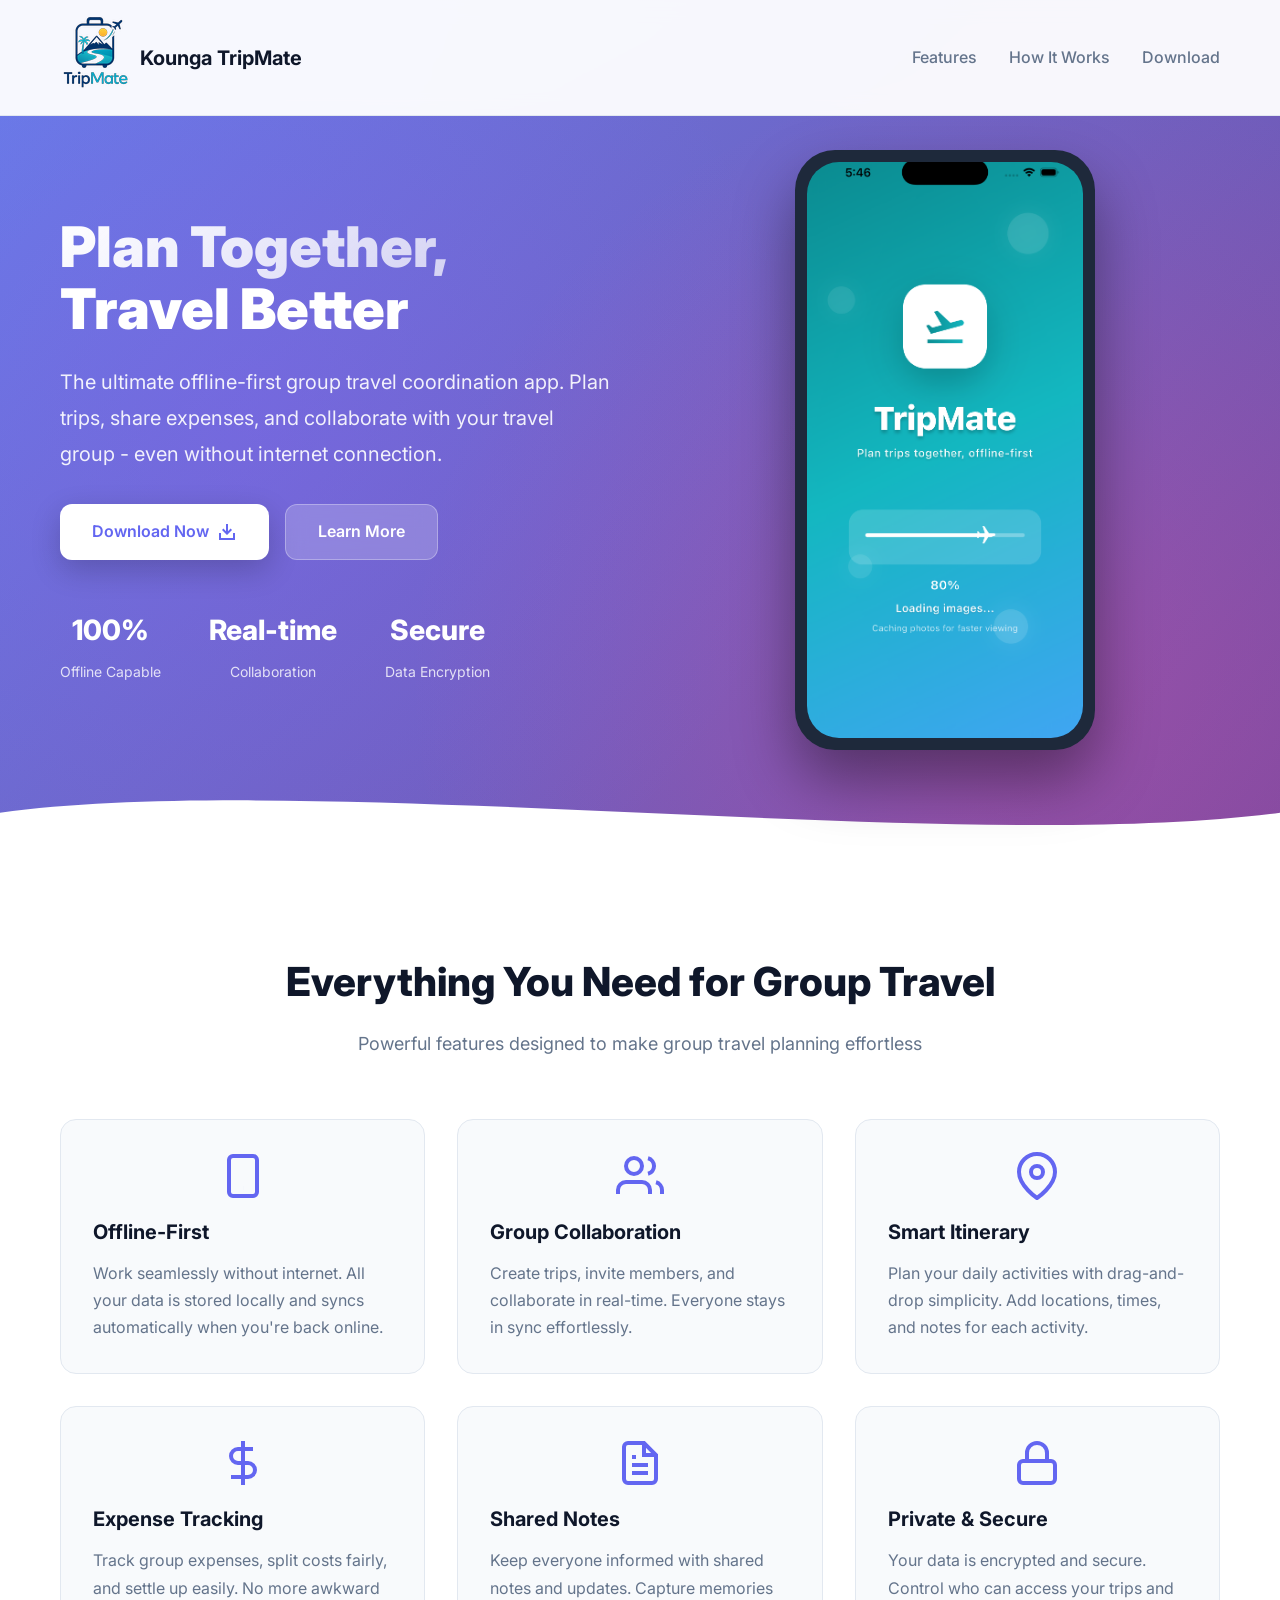
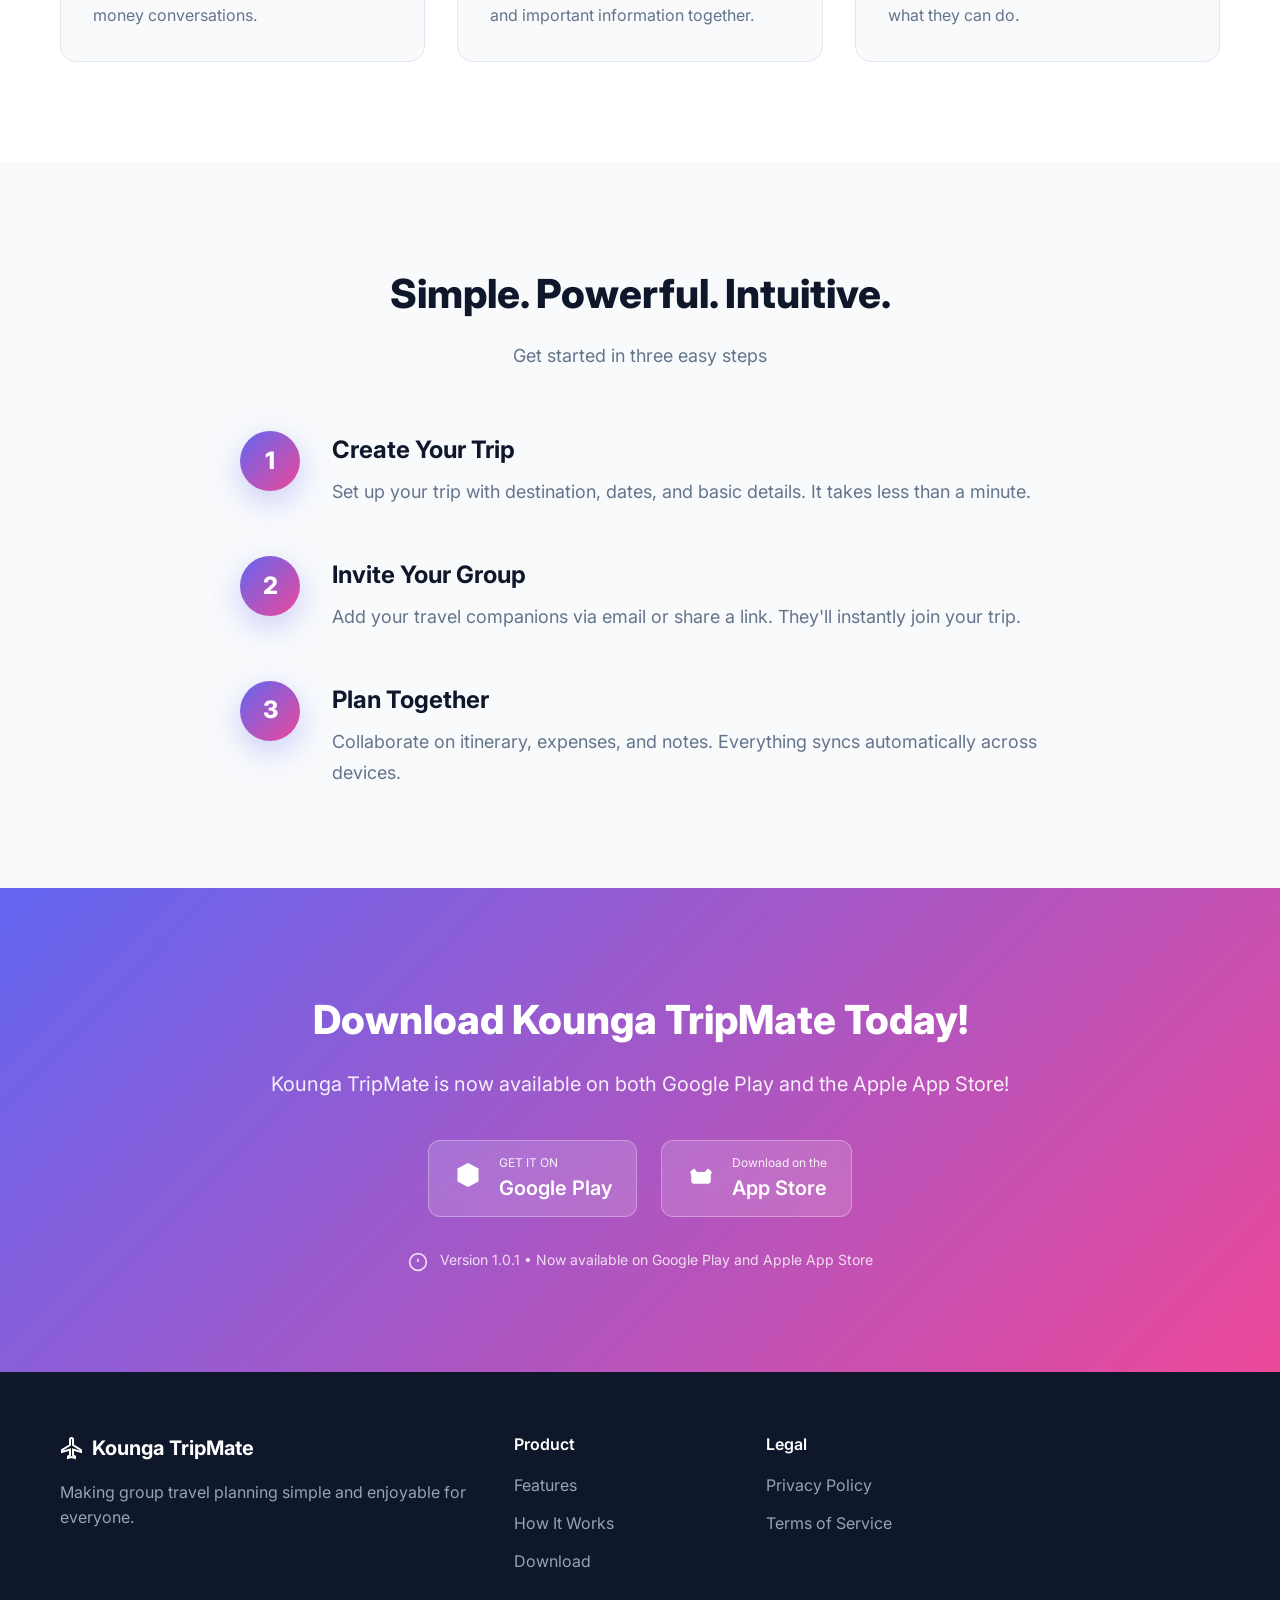
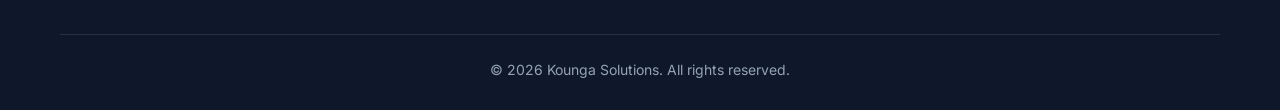
<file: index.html>
<!DOCTYPE html>
<html lang="en">

<head>
    <meta charset="UTF-8">
    <meta name="viewport" content="width=device-width, initial-scale=1.0">
    <title>Kounga TripMate - Plan Together, Travel Better</title>
    <meta name="description"
        content="The ultimate offline-first group travel coordination app. Plan trips, share expenses, and collaborate with your travel group - even without internet.">
    <link rel="stylesheet" href="css/style.css">
    <link rel="preconnect" href="https://fonts.googleapis.com">
    <link rel="preconnect" href="https://fonts.gstatic.com" crossorigin>
    <link href="https://fonts.googleapis.com/css2?family=Inter:wght@300;400;500;600;700;800;900&display=swap"
        rel="stylesheet">
    <link rel="icon" type="image/x-icon" href="images/favicon.png">
</head>

<body>
    <!-- Navigation -->
    <nav class="navbar">
        <div class="container">
            <div class="nav-wrapper">
                <div class="logo">
                    <span class="logo-icon"><img src="images/icon.png" alt="Kounga TripMate App icon"></span>
                    <span class="logo-text">Kounga TripMate</span>
                </div>
                <div class="nav-links">
                    <a href="#features">Features</a>
                    <a href="#how-it-works">How It Works</a>
                    <a href="#download">Download</a>
                </div>
                <button class="mobile-menu-toggle" aria-label="Toggle menu">
                    <span></span>
                    <span></span>
                    <span></span>
                </button>
            </div>
        </div>
    </nav>

    <!-- Hero Section -->
    <section class="hero">
        <div class="hero-background"></div>
        <div class="container">
            <div class="hero-content">
                <div class="hero-text">
                    <h1 class="hero-title">
                        <span class="gradient-text">Plan Together,</span>
                        <br>Travel Better
                    </h1>
                    <p class="hero-description">
                        The ultimate offline-first group travel coordination app.
                        Plan trips, share expenses, and collaborate with your travel
                        group - even without internet connection.
                    </p>
                    <div class="cta-buttons">
                        <a href="#download" class="btn btn-primary">
                            <span>Download Now</span>
                            <svg width="20" height="20" viewBox="0 0 20 20" fill="none">
                                <path d="M10 13L5 8L6.41 6.59L9 9.17V2H11V9.17L13.59 6.59L15 8L10 13Z"
                                    fill="currentColor" />
                                <path d="M18 18H2V11H4V16H16V11H18V18Z" fill="currentColor" />
                            </svg>
                        </a>
                        <a href="#features" class="btn btn-secondary">
                            <span>Learn More</span>
                        </a>
                    </div>
                    <div class="hero-stats">
                        <div class="stat">
                            <div class="stat-number">100%</div>
                            <div class="stat-label">Offline Capable</div>
                        </div>
                        <div class="stat">
                            <div class="stat-number">Real-time</div>
                            <div class="stat-label">Collaboration</div>
                        </div>
                        <div class="stat">
                            <div class="stat-number">Secure</div>
                            <div class="stat-label">Data Encryption</div>
                        </div>
                    </div>
                </div>
                <div class="hero-image">
                    <div class="phone-mockup">
                        <div class="phone-frame">
                            <div class="phone-screen">
                                <div class="app-preview">
                                    <div class="preview-slide active">
                                        <img src="images/1.png" alt="Kounga TripMate App Screen 1" loading="eager">
                                    </div>
                                    <div class="preview-slide">
                                        <img src="images/2.png" alt="Kounga TripMate App Screen 2" loading="eager">
                                    </div>
                                    <div class="preview-slide">
                                        <img src="images/3.png" alt="Kounga TripMate App Screen 3" loading="eager">
                                    </div>
                                    <div class="preview-slide">
                                        <img src="images/4.png" alt="Kounga TripMate App Screen 4" loading="eager">
                                    </div>
                                    <div class="preview-slide">
                                        <img src="images/5.png" alt="Kounga TripMate App Screen 5" loading="eager">
                                    </div>
                                    <div class="preview-slide">
                                        <img src="images/6.png" alt="Kounga TripMate App Screen 6" loading="eager">
                                    </div>
                                    <div class="preview-slide">
                                        <img src="images/7.png" alt="Kounga TripMate App Screen 7" loading="eager">
                                    </div>
                                </div>
                            </div>
                        </div>
                    </div>
                </div>
            </div>
        </div>
        <div class="hero-wave">
            <svg viewBox="0 0 1440 120" preserveAspectRatio="none">
                <path d="M0,64 C360,0 1080,128 1440,64 L1440,120 L0,120 Z" fill="currentColor" />
            </svg>
        </div>
    </section>

    <!-- Features Section -->
    <section id="features" class="features">
        <div class="container">
            <div class="section-header">
                <h2 class="section-title">Everything You Need for Group Travel</h2>
                <p class="section-description">
                    Powerful features designed to make group travel planning effortless
                </p>
            </div>
            <div class="features-grid">
                <div class="feature-card">
                    <div class="feature-icon">
                        <svg width="48" height="48" viewBox="0 0 24 24" fill="none" stroke="currentColor"
                            stroke-width="2">
                            <rect x="5" y="2" width="14" height="20" rx="2" ry="2" />
                            <line x1="12" y1="18" x2="12.01" y2="18" />
                        </svg>
                    </div>
                    <h3>Offline-First</h3>
                    <p>Work seamlessly without internet. All your data is stored locally and syncs automatically when
                        you're back online.</p>
                </div>
                <div class="feature-card">
                    <div class="feature-icon">
                        <svg width="48" height="48" viewBox="0 0 24 24" fill="none" stroke="currentColor"
                            stroke-width="2">
                            <path d="M17 21v-2a4 4 0 0 0-4-4H5a4 4 0 0 0-4 4v2" />
                            <circle cx="9" cy="7" r="4" />
                            <path d="M23 21v-2a4 4 0 0 0-3-3.87" />
                            <path d="M16 3.13a4 4 0 0 1 0 7.75" />
                        </svg>
                    </div>
                    <h3>Group Collaboration</h3>
                    <p>Create trips, invite members, and collaborate in real-time. Everyone stays in sync effortlessly.
                    </p>
                </div>
                <div class="feature-card">
                    <div class="feature-icon">
                        <svg width="48" height="48" viewBox="0 0 24 24" fill="none" stroke="currentColor"
                            stroke-width="2">
                            <path d="M21 10c0 7-9 13-9 13s-9-6-9-13a9 9 0 0 1 18 0z" />
                            <circle cx="12" cy="10" r="3" />
                        </svg>
                    </div>
                    <h3>Smart Itinerary</h3>
                    <p>Plan your daily activities with drag-and-drop simplicity. Add locations, times, and notes for
                        each activity.</p>
                </div>
                <div class="feature-card">
                    <div class="feature-icon">
                        <svg width="48" height="48" viewBox="0 0 24 24" fill="none" stroke="currentColor"
                            stroke-width="2">
                            <line x1="12" y1="1" x2="12" y2="23" />
                            <path d="M17 5H9.5a3.5 3.5 0 0 0 0 7h5a3.5 3.5 0 0 1 0 7H6" />
                        </svg>
                    </div>
                    <h3>Expense Tracking</h3>
                    <p>Track group expenses, split costs fairly, and settle up easily. No more awkward money
                        conversations.</p>
                </div>
                <div class="feature-card">
                    <div class="feature-icon">
                        <svg width="48" height="48" viewBox="0 0 24 24" fill="none" stroke="currentColor"
                            stroke-width="2">
                            <path d="M14 2H6a2 2 0 0 0-2 2v16a2 2 0 0 0 2 2h12a2 2 0 0 0 2-2V8z" />
                            <polyline points="14 2 14 8 20 8" />
                            <line x1="16" y1="13" x2="8" y2="13" />
                            <line x1="16" y1="17" x2="8" y2="17" />
                            <polyline points="10 9 9 9 8 9" />
                        </svg>
                    </div>
                    <h3>Shared Notes</h3>
                    <p>Keep everyone informed with shared notes and updates. Capture memories and important information
                        together.</p>
                </div>
                <div class="feature-card">
                    <div class="feature-icon">
                        <svg width="48" height="48" viewBox="0 0 24 24" fill="none" stroke="currentColor"
                            stroke-width="2">
                            <rect x="3" y="11" width="18" height="11" rx="2" ry="2" />
                            <path d="M7 11V7a5 5 0 0 1 10 0v4" />
                        </svg>
                    </div>
                    <h3>Private & Secure</h3>
                    <p>Your data is encrypted and secure. Control who can access your trips and what they can do.</p>
                </div>
            </div>
        </div>
    </section>

    <!-- How It Works Section -->
    <section id="how-it-works" class="how-it-works">
        <div class="container">
            <div class="section-header">
                <h2 class="section-title">Simple. Powerful. Intuitive.</h2>
                <p class="section-description">
                    Get started in three easy steps
                </p>
            </div>
            <div class="steps">
                <div class="step">
                    <div class="step-number">1</div>
                    <div class="step-content">
                        <h3>Create Your Trip</h3>
                        <p>Set up your trip with destination, dates, and basic details. It takes less than a minute.</p>
                    </div>
                </div>
                <div class="step">
                    <div class="step-number">2</div>
                    <div class="step-content">
                        <h3>Invite Your Group</h3>
                        <p>Add your travel companions via email or share a link. They'll instantly join your trip.</p>
                    </div>
                </div>
                <div class="step">
                    <div class="step-number">3</div>
                    <div class="step-content">
                        <h3>Plan Together</h3>
                        <p>Collaborate on itinerary, expenses, and notes. Everything syncs automatically across devices.
                        </p>
                    </div>
                </div>
            </div>
        </div>
    </section>

    <!-- Download Section -->
    <section id="download" class="download">
        <div class="container">
            <div class="download-content">
                <h2 class="download-title">Download Kounga TripMate Today!</h2>
                <p class="download-description">
                    Kounga TripMate is now available on both Google Play and the Apple App Store!
                </p>
                <div class="download-buttons">
                    <a href="https://play.google.com/store/apps/details?id=nz.co.koungasolutions.koungatripmate"
                        target="_blank" rel="noopener noreferrer" class="store-button google-play">
                        <div class="store-icon">
                            <svg width="30" height="30" viewBox="0 0 30 30" fill="currentColor">
                                <path d="M15 3L4.5 8.5V21.5L15 27L25.5 21.5V8.5L15 3Z" />
                            </svg>
                        </div>
                        <div class="store-text">
                            <div class="store-label">GET IT ON</div>
                            <div class="store-name">Google Play</div>
                        </div>
                    </a>
                    <a href="https://apps.apple.com/us/app/kounga-tripmate/id6763190020" target="_blank"
                        rel="noopener noreferrer" class="store-button app-store">
                        <div class="store-icon">
                            <svg width="30" height="30" viewBox="0 0 30 30" fill="currentColor">
                                <path
                                    d="M24.7692 15.8846C24.7846 14.4923 25.2154 13.1385 26 12L22 8.5L18.7692 12H11.2308L8 8.5L4 12C4.78462 13.1385 5.21538 14.4923 5.23077 15.8846V21.1154C5.23077 22.6 6.43077 23.8 7.91538 23.8H22.0846C23.5692 23.8 24.7692 22.6 24.7692 21.1154V15.8846Z" />
                            </svg>
                        </div>
                        <div class="store-text">
                            <div class="store-label">Download on the</div>
                            <div class="store-name">App Store</div>
                        </div>
                    </a>
                </div>
                <div class="download-note">
                    <p>
                        <svg width="20" height="20" viewBox="0 0 24 24" fill="none" stroke="currentColor"
                            stroke-width="2" style="display: inline-block; vertical-align: middle; margin-right: 8px;">
                            <circle cx="12" cy="12" r="10" />
                            <line x1="12" y1="8" x2="12" y2="12" />
                            <line x1="12" y1="16" x2="12.01" y2="16" />
                        </svg>
                        Version 1.0.1 • Now available on Google Play and Apple App Store
                    </p>
                </div>
            </div>
        </div>
    </section>

    <!-- Footer -->
    <footer class="footer">
        <div class="container">
            <div class="footer-content">
                <div class="footer-section">
                    <div class="footer-logo">
                        <svg class="logo-icon" width="24" height="24" viewBox="0 0 24 24" fill="none"
                            stroke="currentColor" stroke-width="2">
                            <path
                                d="M21 16v-2l-8-5V3.5c0-.83-.67-1.5-1.5-1.5S10 2.67 10 3.5V9l-8 5v2l8-2.5V19l-2 1.5V22l3.5-1 3.5 1v-1.5L13 19v-5.5l8 2.5z" />
                        </svg>
                        <span class="logo-text">Kounga TripMate</span>
                    </div>
                    <p class="footer-description">
                        Making group travel planning simple and enjoyable for everyone.
                    </p>
                </div>
                <div class="footer-section">
                    <h4>Product</h4>
                    <ul>
                        <li><a href="#features">Features</a></li>
                        <li><a href="#how-it-works">How It Works</a></li>
                        <li><a href="#download">Download</a></li>
                    </ul>
                </div>
                <div class="footer-section">
                    <h4>Legal</h4>
                    <ul>
                        <li><a href="privacy.html">Privacy Policy</a></li>
                        <li><a href="terms.html">Terms of Service</a></li>
                    </ul>
                </div>
            </div>
            <div class="footer-bottom">
                <p>&copy; 2026 Kounga Solutions. All rights reserved.</p>
            </div>
        </div>
    </footer>

    <script src="js/script.js"></script>
</body>

</html>
</file>
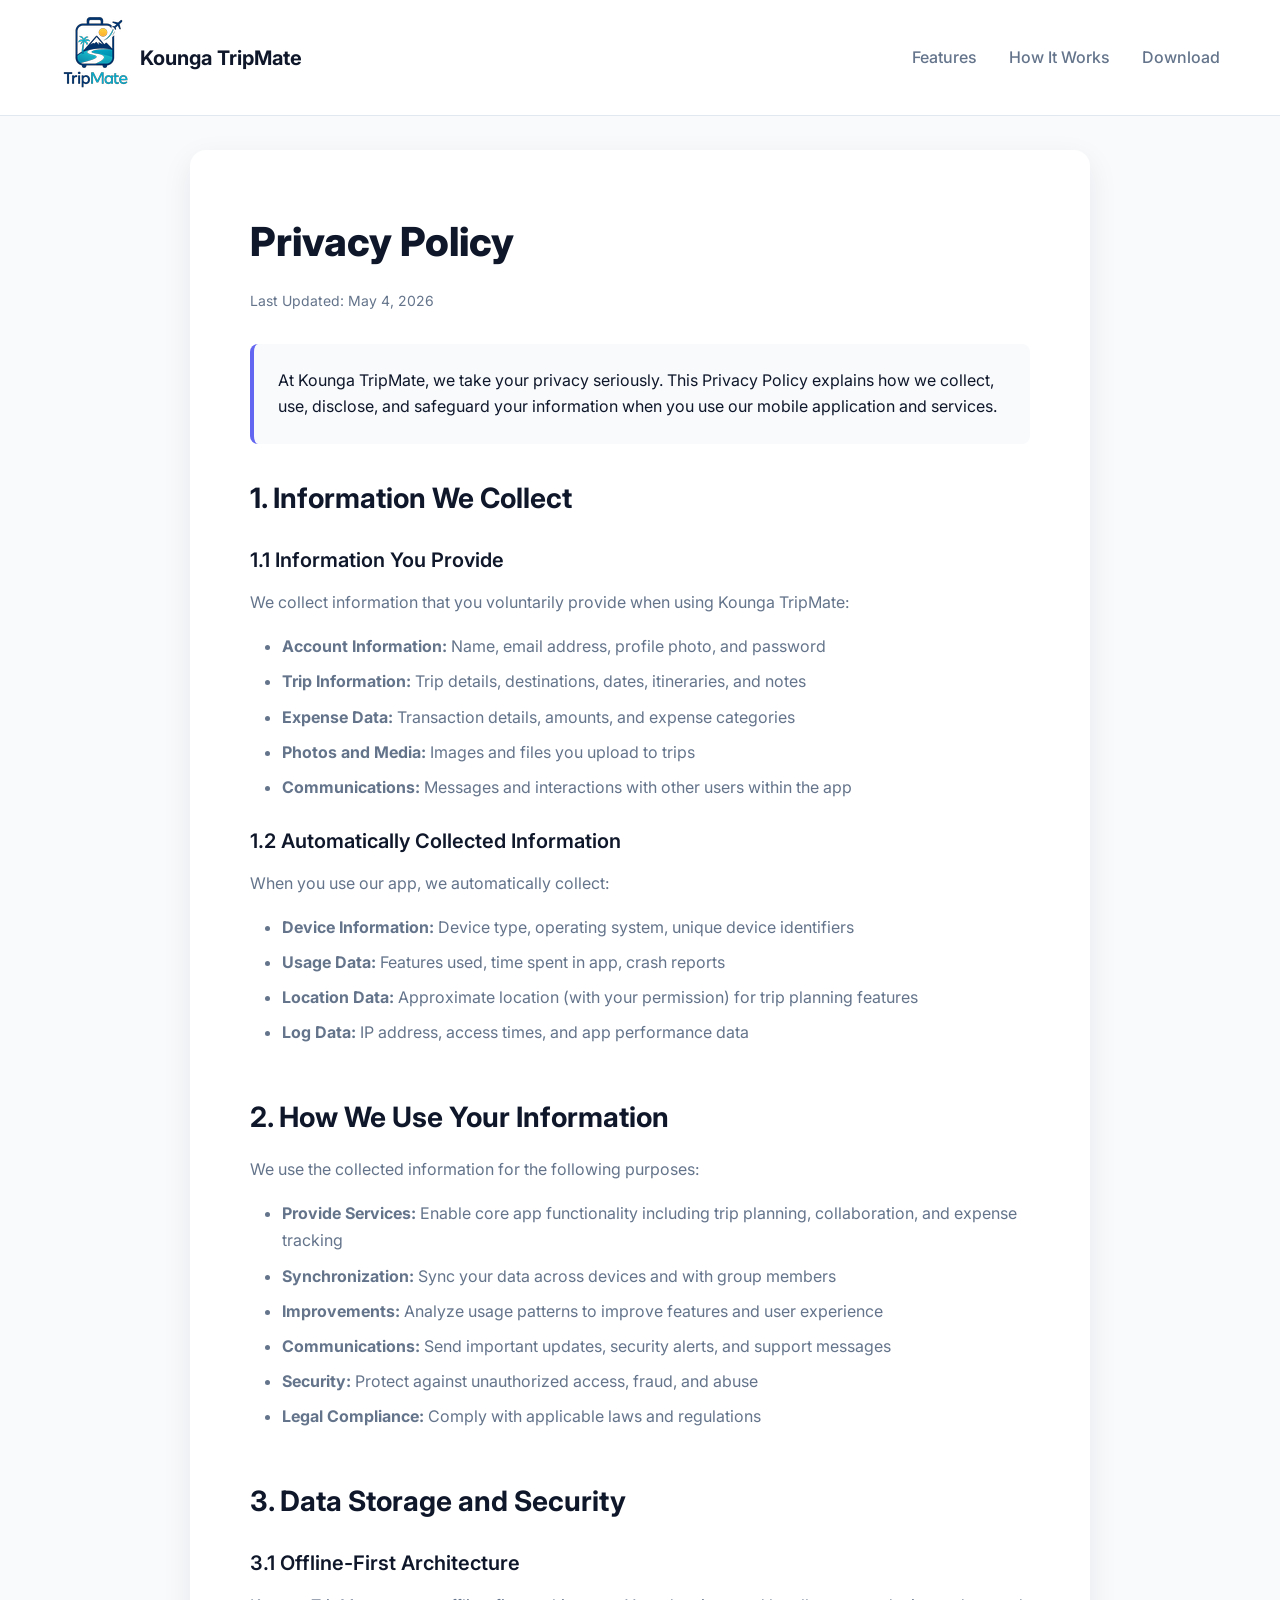
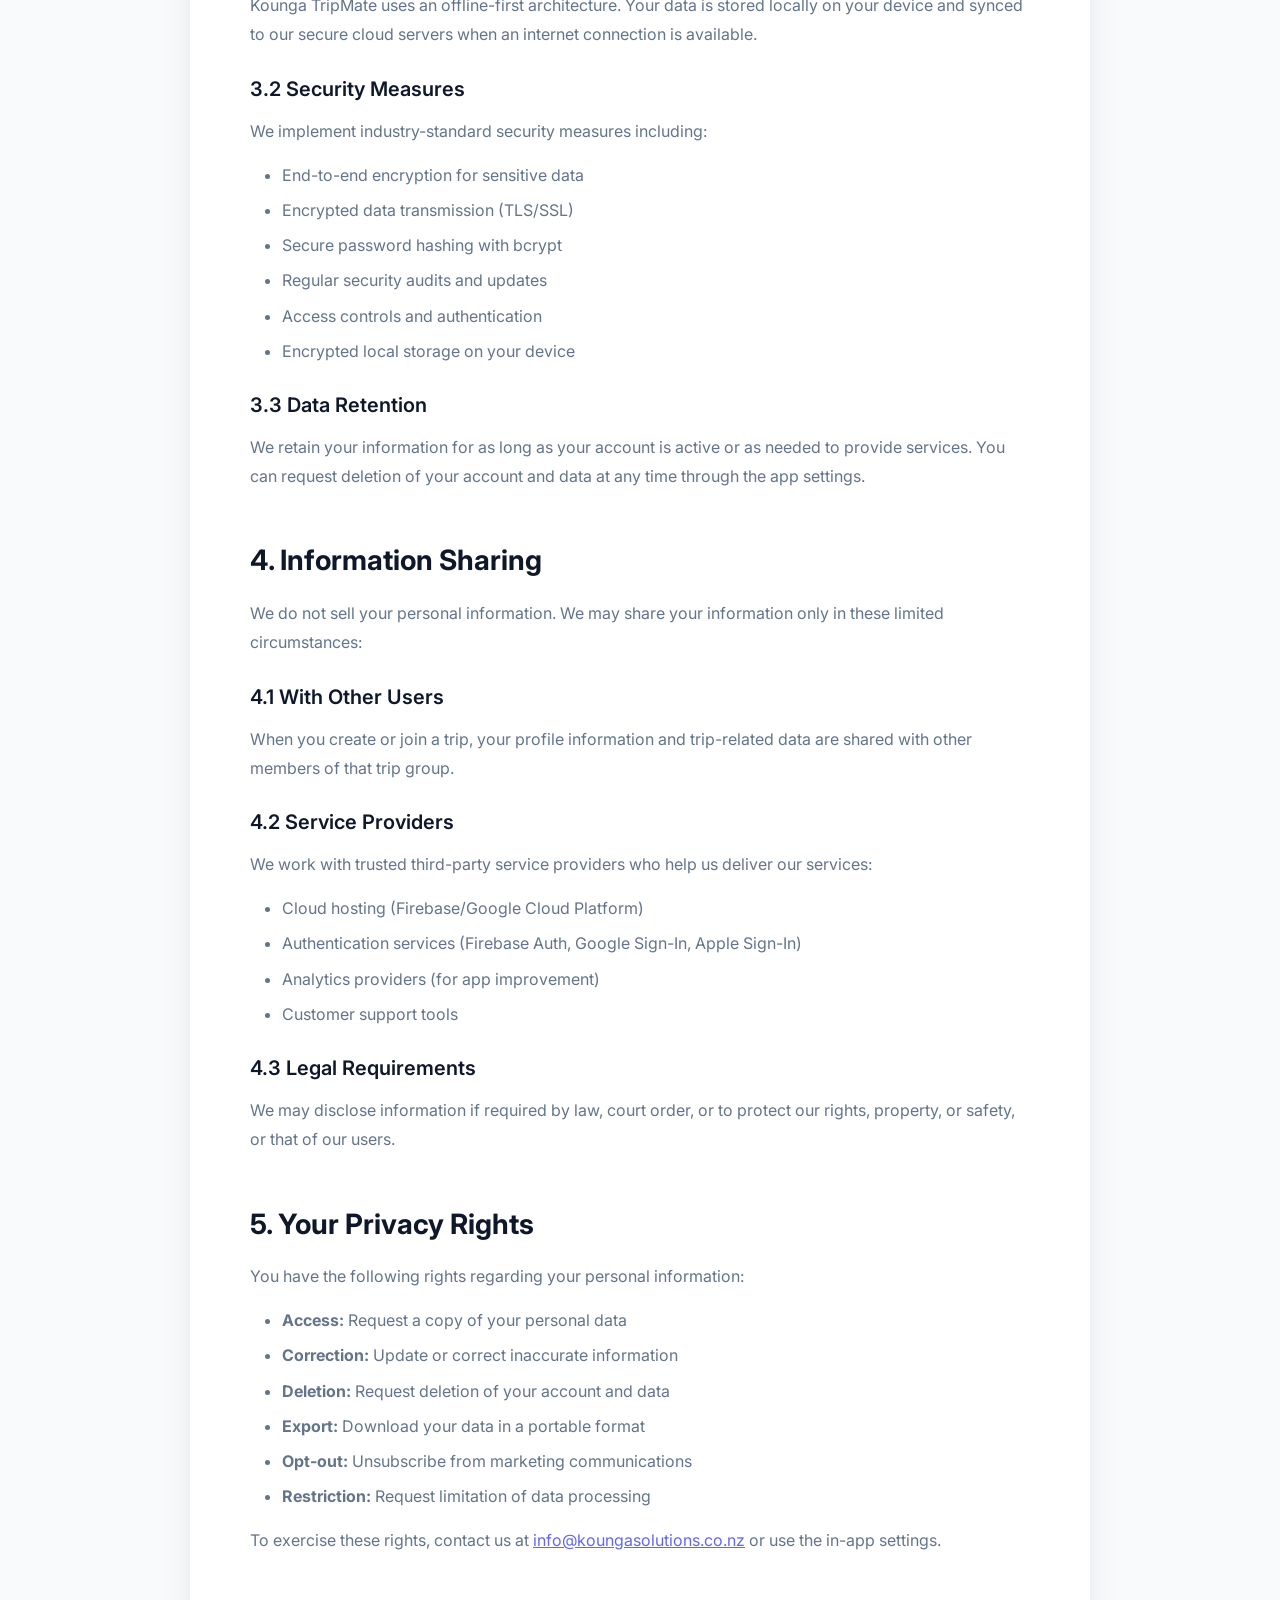
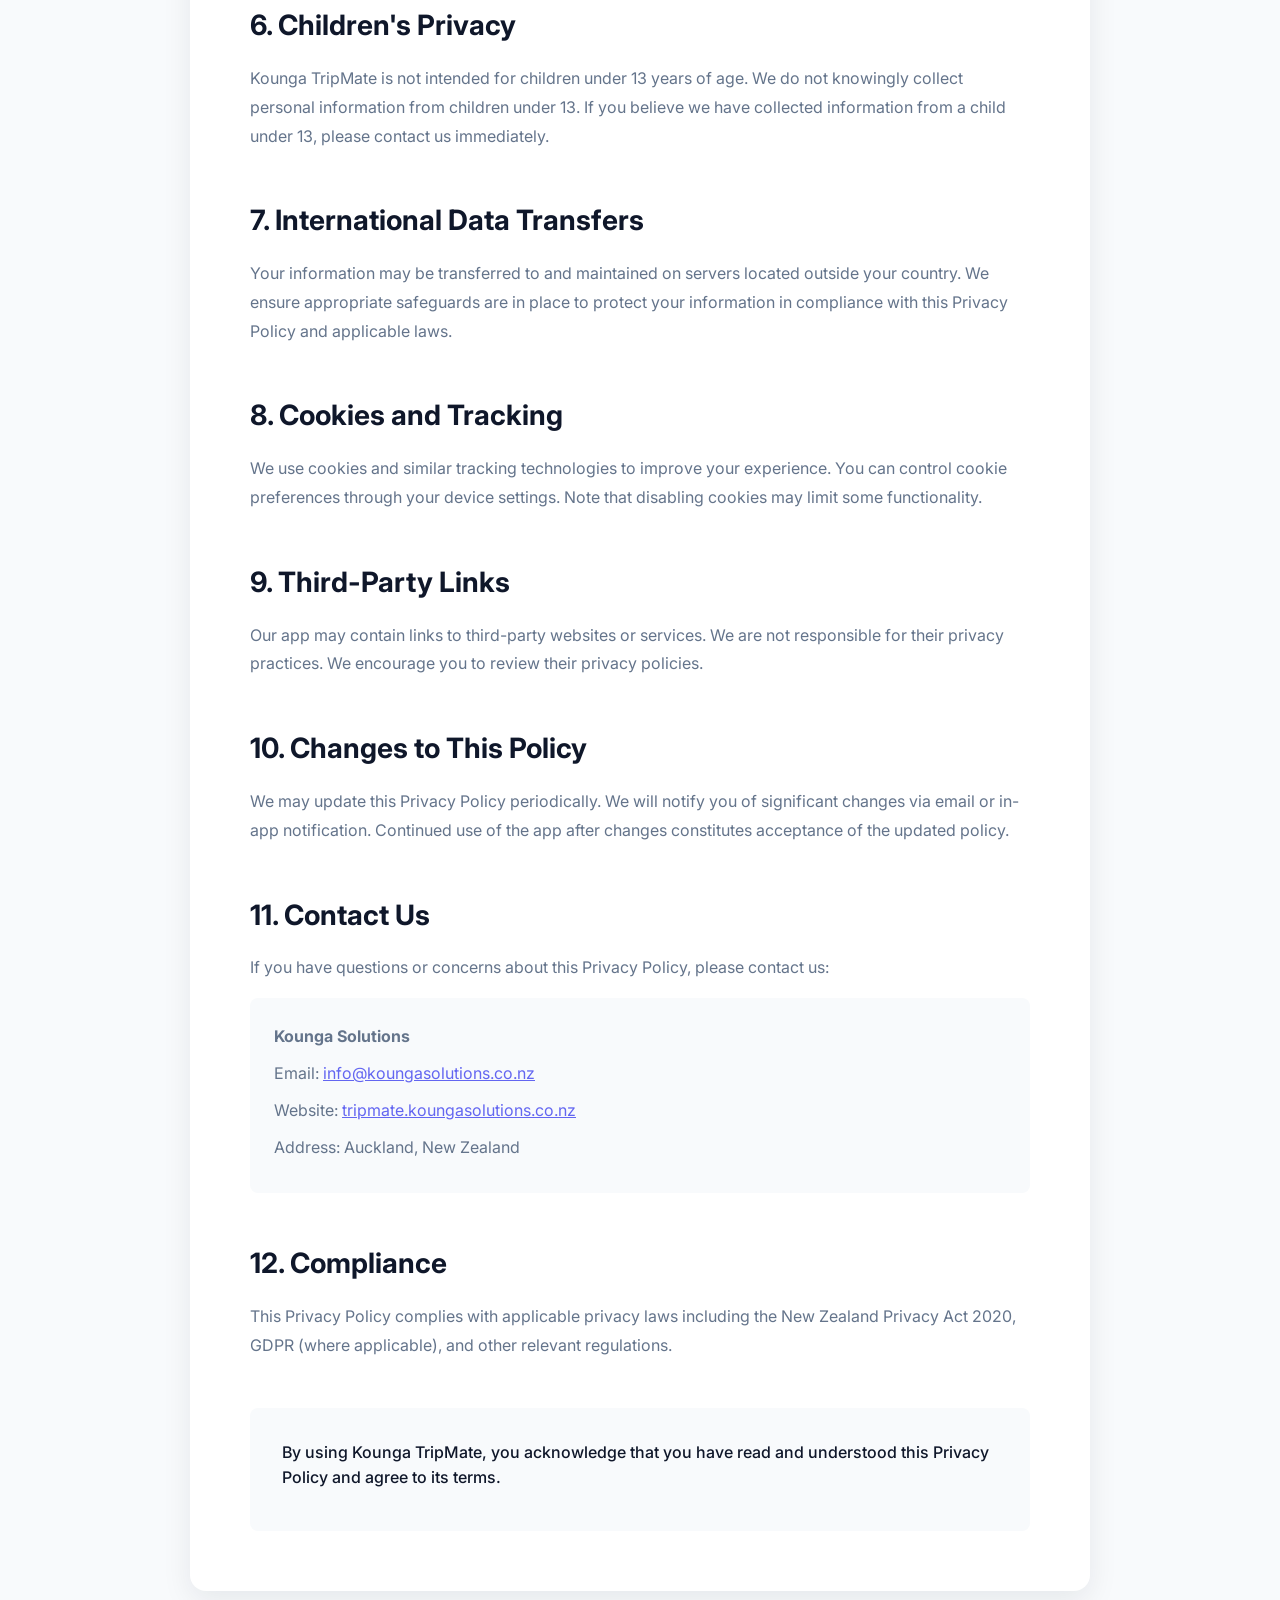
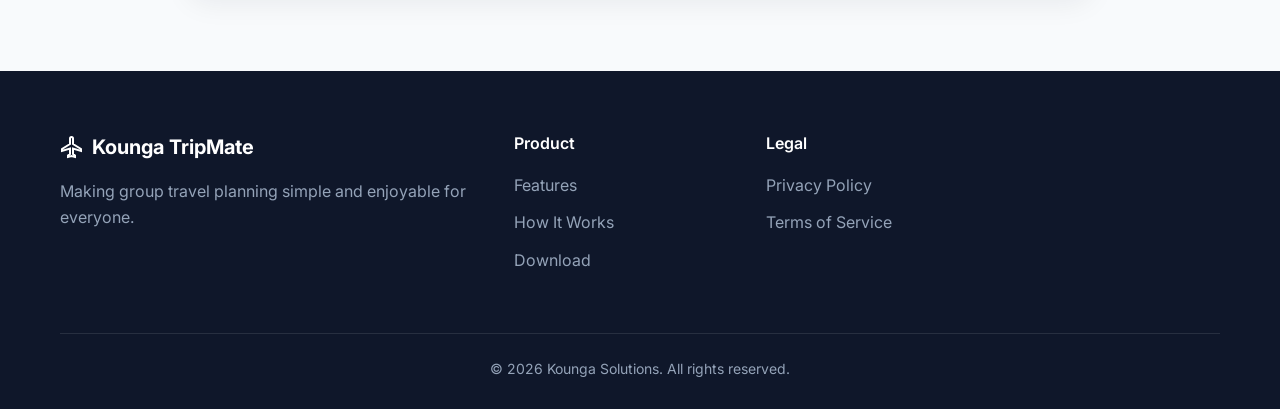
<file: privacy.html>
<!DOCTYPE html>
<html lang="en">

<head>
    <meta charset="UTF-8">
    <meta name="viewport" content="width=device-width, initial-scale=1.0">
    <title>Privacy Policy - Kounga TripMate</title>
    <meta name="description"
        content="Privacy Policy for Kounga TripMate - Learn how we protect your data and respect your privacy.">
    <link rel="stylesheet" href="css/style.css">
    <link rel="preconnect" href="https://fonts.googleapis.com">
    <link rel="preconnect" href="https://fonts.gstatic.com" crossorigin>
    <link href="https://fonts.googleapis.com/css2?family=Inter:wght@300;400;500;600;700;800;900&display=swap"
        rel="stylesheet">
    <link rel="icon" type="image/x-icon" href="images/favicon.png">
</head>

<body>
    <!-- Navigation -->
    <nav class="navbar">
        <div class="container">
            <div class="nav-wrapper">
                <div class="logo">
                    <a href="index.html"
                        style="text-decoration: none; color: inherit; display: flex; align-items: center; gap: 8px;">
                        <span class="logo-icon"><img src="images/icon.png" alt="Kounga TripMate App icon"></span>
                        <span class="logo-text">Kounga TripMate</span>
                    </a>
                </div>
                <div class="nav-links">
                    <a href="index.html#features">Features</a>
                    <a href="index.html#how-it-works">How It Works</a>
                    <a href="index.html#download">Download</a>
                </div>
                <button class="mobile-menu-toggle" aria-label="Toggle menu">
                    <span></span>
                    <span></span>
                    <span></span>
                </button>
            </div>
        </div>
    </nav>

    <!-- Content Section -->
    <section class="legal-page">
        <div class="container">
            <div class="legal-content">
                <h1>Privacy Policy</h1>
                <p class="last-updated">Last Updated: May 4, 2026</p>

                <div class="legal-intro">
                    <p>
                        At Kounga TripMate, we take your privacy seriously. This Privacy Policy explains how we collect,
                        use, disclose, and safeguard your information when you use our mobile application and services.
                    </p>
                </div>

                <section class="legal-section">
                    <h2>1. Information We Collect</h2>

                    <h3>1.1 Information You Provide</h3>
                    <p>We collect information that you voluntarily provide when using Kounga TripMate:</p>
                    <ul>
                        <li><strong>Account Information:</strong> Name, email address, profile photo, and password</li>
                        <li><strong>Trip Information:</strong> Trip details, destinations, dates, itineraries, and notes
                        </li>
                        <li><strong>Expense Data:</strong> Transaction details, amounts, and expense categories</li>
                        <li><strong>Photos and Media:</strong> Images and files you upload to trips</li>
                        <li><strong>Communications:</strong> Messages and interactions with other users within the app
                        </li>
                    </ul>

                    <h3>1.2 Automatically Collected Information</h3>
                    <p>When you use our app, we automatically collect:</p>
                    <ul>
                        <li><strong>Device Information:</strong> Device type, operating system, unique device
                            identifiers</li>
                        <li><strong>Usage Data:</strong> Features used, time spent in app, crash reports</li>
                        <li><strong>Location Data:</strong> Approximate location (with your permission) for trip
                            planning features</li>
                        <li><strong>Log Data:</strong> IP address, access times, and app performance data</li>
                    </ul>
                </section>

                <section class="legal-section">
                    <h2>2. How We Use Your Information</h2>
                    <p>We use the collected information for the following purposes:</p>
                    <ul>
                        <li><strong>Provide Services:</strong> Enable core app functionality including trip planning,
                            collaboration, and expense tracking</li>
                        <li><strong>Synchronization:</strong> Sync your data across devices and with group members</li>
                        <li><strong>Improvements:</strong> Analyze usage patterns to improve features and user
                            experience</li>
                        <li><strong>Communications:</strong> Send important updates, security alerts, and support
                            messages</li>
                        <li><strong>Security:</strong> Protect against unauthorized access, fraud, and abuse</li>
                        <li><strong>Legal Compliance:</strong> Comply with applicable laws and regulations</li>
                    </ul>
                </section>

                <section class="legal-section">
                    <h2>3. Data Storage and Security</h2>

                    <h3>3.1 Offline-First Architecture</h3>
                    <p>
                        Kounga TripMate uses an offline-first architecture. Your data is stored locally on your device
                        and synced to our secure cloud servers when an internet connection is available.
                    </p>

                    <h3>3.2 Security Measures</h3>
                    <p>We implement industry-standard security measures including:</p>
                    <ul>
                        <li>End-to-end encryption for sensitive data</li>
                        <li>Encrypted data transmission (TLS/SSL)</li>
                        <li>Secure password hashing with bcrypt</li>
                        <li>Regular security audits and updates</li>
                        <li>Access controls and authentication</li>
                        <li>Encrypted local storage on your device</li>
                    </ul>

                    <h3>3.3 Data Retention</h3>
                    <p>
                        We retain your information for as long as your account is active or as needed to provide
                        services.
                        You can request deletion of your account and data at any time through the app settings.
                    </p>
                </section>

                <section class="legal-section">
                    <h2>4. Information Sharing</h2>
                    <p>We do not sell your personal information. We may share your information only in these limited
                        circumstances:</p>

                    <h3>4.1 With Other Users</h3>
                    <p>
                        When you create or join a trip, your profile information and trip-related data are shared with
                        other members of that trip group.
                    </p>

                    <h3>4.2 Service Providers</h3>
                    <p>
                        We work with trusted third-party service providers who help us deliver our services:
                    </p>
                    <ul>
                        <li>Cloud hosting (Firebase/Google Cloud Platform)</li>
                        <li>Authentication services (Firebase Auth, Google Sign-In, Apple Sign-In)</li>
                        <li>Analytics providers (for app improvement)</li>
                        <li>Customer support tools</li>
                    </ul>

                    <h3>4.3 Legal Requirements</h3>
                    <p>
                        We may disclose information if required by law, court order, or to protect our rights,
                        property, or safety, or that of our users.
                    </p>
                </section>

                <section class="legal-section">
                    <h2>5. Your Privacy Rights</h2>
                    <p>You have the following rights regarding your personal information:</p>
                    <ul>
                        <li><strong>Access:</strong> Request a copy of your personal data</li>
                        <li><strong>Correction:</strong> Update or correct inaccurate information</li>
                        <li><strong>Deletion:</strong> Request deletion of your account and data</li>
                        <li><strong>Export:</strong> Download your data in a portable format</li>
                        <li><strong>Opt-out:</strong> Unsubscribe from marketing communications</li>
                        <li><strong>Restriction:</strong> Request limitation of data processing</li>
                    </ul>
                    <p>
                        To exercise these rights, contact us at <a
                            href="mailto:info@koungasolutions.co.nz">info@koungasolutions.co.nz</a>
                        or use the in-app settings.
                    </p>
                </section>

                <section class="legal-section">
                    <h2>6. Children's Privacy</h2>
                    <p>
                        Kounga TripMate is not intended for children under 13 years of age. We do not knowingly collect
                        personal information from children under 13. If you believe we have collected information from
                        a child under 13, please contact us immediately.
                    </p>
                </section>

                <section class="legal-section">
                    <h2>7. International Data Transfers</h2>
                    <p>
                        Your information may be transferred to and maintained on servers located outside your country.
                        We ensure appropriate safeguards are in place to protect your information in compliance with
                        this Privacy Policy and applicable laws.
                    </p>
                </section>

                <section class="legal-section">
                    <h2>8. Cookies and Tracking</h2>
                    <p>
                        We use cookies and similar tracking technologies to improve your experience. You can control
                        cookie preferences through your device settings. Note that disabling cookies may limit some
                        functionality.
                    </p>
                </section>

                <section class="legal-section">
                    <h2>9. Third-Party Links</h2>
                    <p>
                        Our app may contain links to third-party websites or services. We are not responsible for their
                        privacy practices. We encourage you to review their privacy policies.
                    </p>
                </section>

                <section class="legal-section">
                    <h2>10. Changes to This Policy</h2>
                    <p>
                        We may update this Privacy Policy periodically. We will notify you of significant changes via
                        email or in-app notification. Continued use of the app after changes constitutes acceptance of
                        the updated policy.
                    </p>
                </section>

                <section class="legal-section">
                    <h2>11. Contact Us</h2>
                    <p>If you have questions or concerns about this Privacy Policy, please contact us:</p>
                    <div class="contact-info">
                        <p><strong>Kounga Solutions</strong></p>
                        <p>Email: <a href="mailto:info@koungasolutions.co.nz">info@koungasolutions.co.nz</a></p>
                        <p>Website: <a href="https://tripmate.koungasolutions.co.nz">tripmate.koungasolutions.co.nz</a>
                        </p>
                        <p>Address: Auckland, New Zealand</p>
                    </div>
                </section>

                <section class="legal-section">
                    <h2>12. Compliance</h2>
                    <p>
                        This Privacy Policy complies with applicable privacy laws including the New Zealand Privacy Act
                        2020,
                        GDPR (where applicable), and other relevant regulations.
                    </p>
                </section>

                <div class="legal-footer">
                    <p>
                        By using Kounga TripMate, you acknowledge that you have read and understood this Privacy Policy
                        and agree to its terms.
                    </p>
                </div>
            </div>
        </div>
    </section>

    <!-- Footer -->
    <footer class="footer">
        <div class="container">
            <div class="footer-content">
                <div class="footer-section">
                    <div class="footer-logo">
                        <svg class="logo-icon" width="24" height="24" viewBox="0 0 24 24" fill="none"
                            stroke="currentColor" stroke-width="2">
                            <path
                                d="M21 16v-2l-8-5V3.5c0-.83-.67-1.5-1.5-1.5S10 2.67 10 3.5V9l-8 5v2l8-2.5V19l-2 1.5V22l3.5-1 3.5 1v-1.5L13 19v-5.5l8 2.5z" />
                        </svg>
                        <span class="logo-text">Kounga TripMate</span>
                    </div>
                    <p class="footer-description">
                        Making group travel planning simple and enjoyable for everyone.
                    </p>
                </div>
                <div class="footer-section">
                    <h4>Product</h4>
                    <ul>
                        <li><a href="index.html#features">Features</a></li>
                        <li><a href="index.html#how-it-works">How It Works</a></li>
                        <li><a href="index.html#download">Download</a></li>
                    </ul>
                </div>
                <div class="footer-section">
                    <h4>Legal</h4>
                    <ul>
                        <li><a href="privacy.html">Privacy Policy</a></li>
                        <li><a href="terms.html">Terms of Service</a></li>
                    </ul>
                </div>
            </div>
            <div class="footer-bottom">
                <p>&copy; 2026 Kounga Solutions. All rights reserved.</p>
            </div>
        </div>
    </footer>

    <script src="js/script.js"></script>
</body>

</html>
</file>
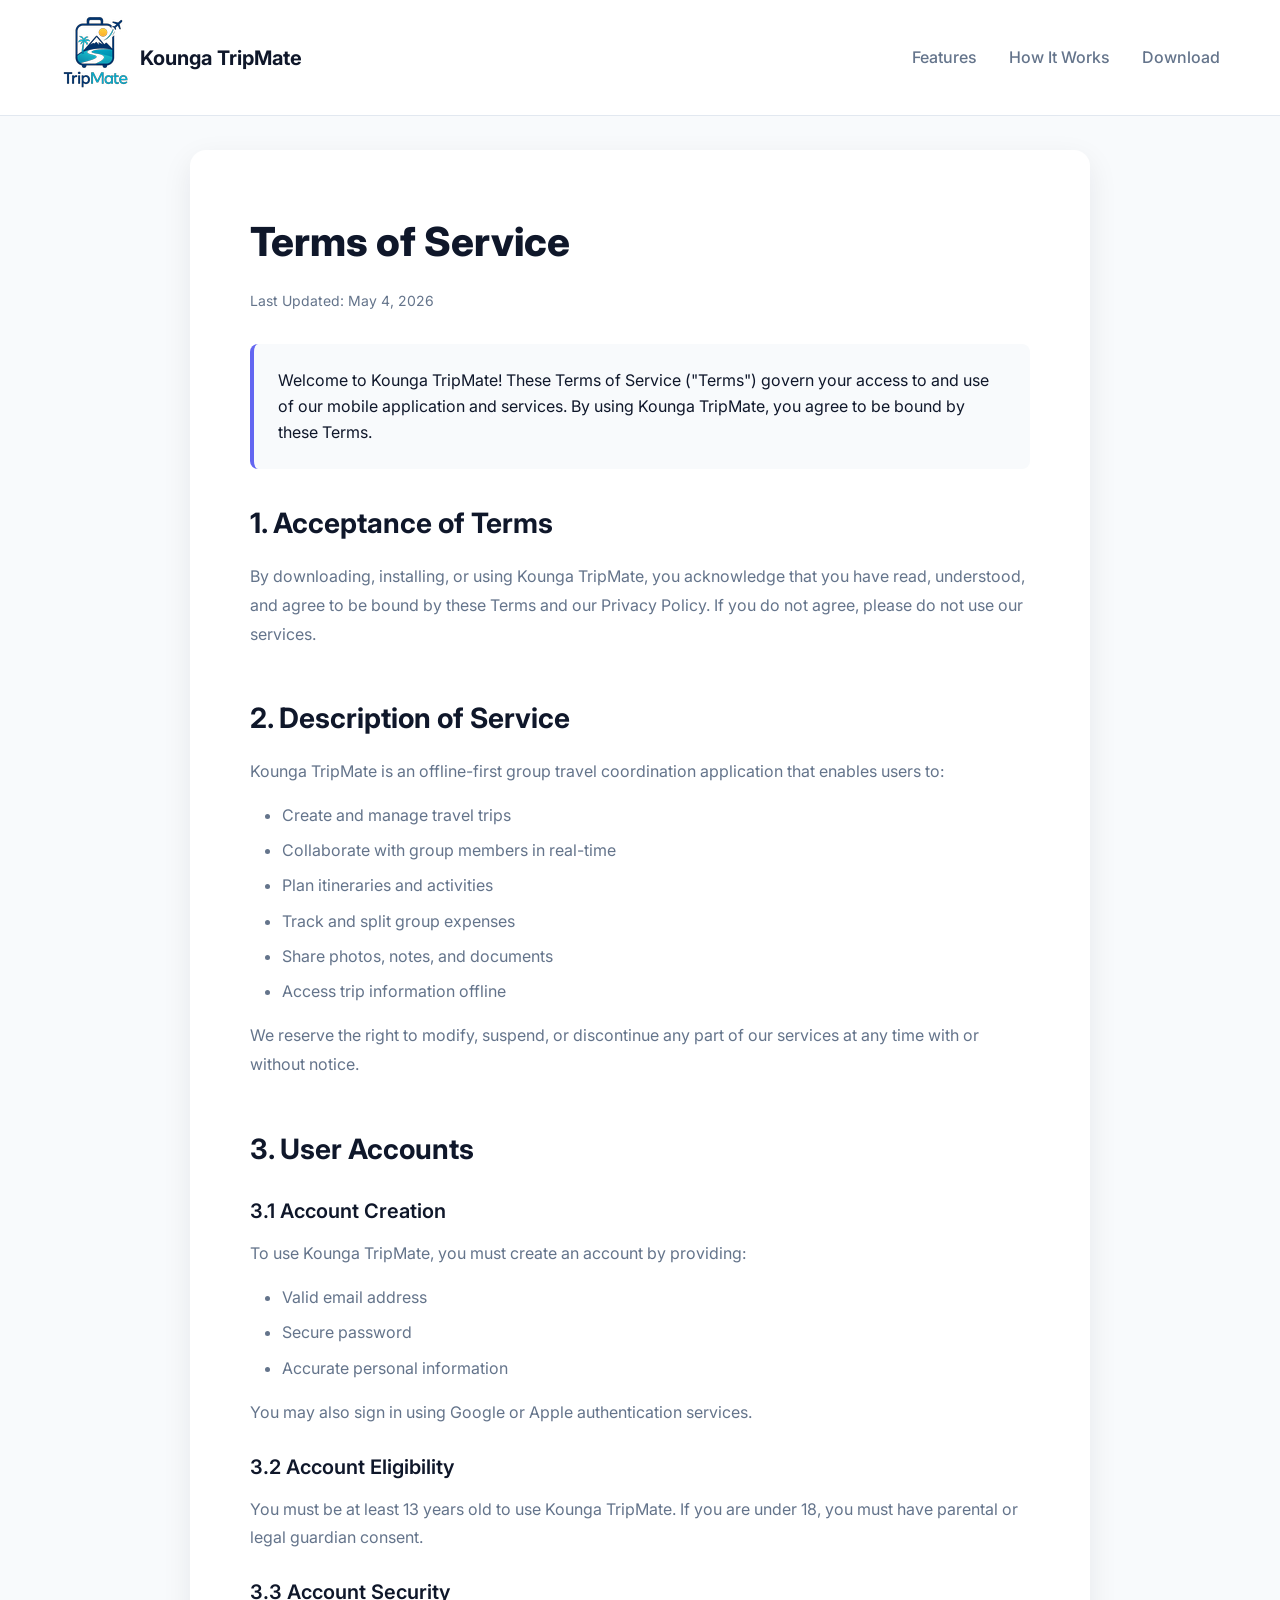
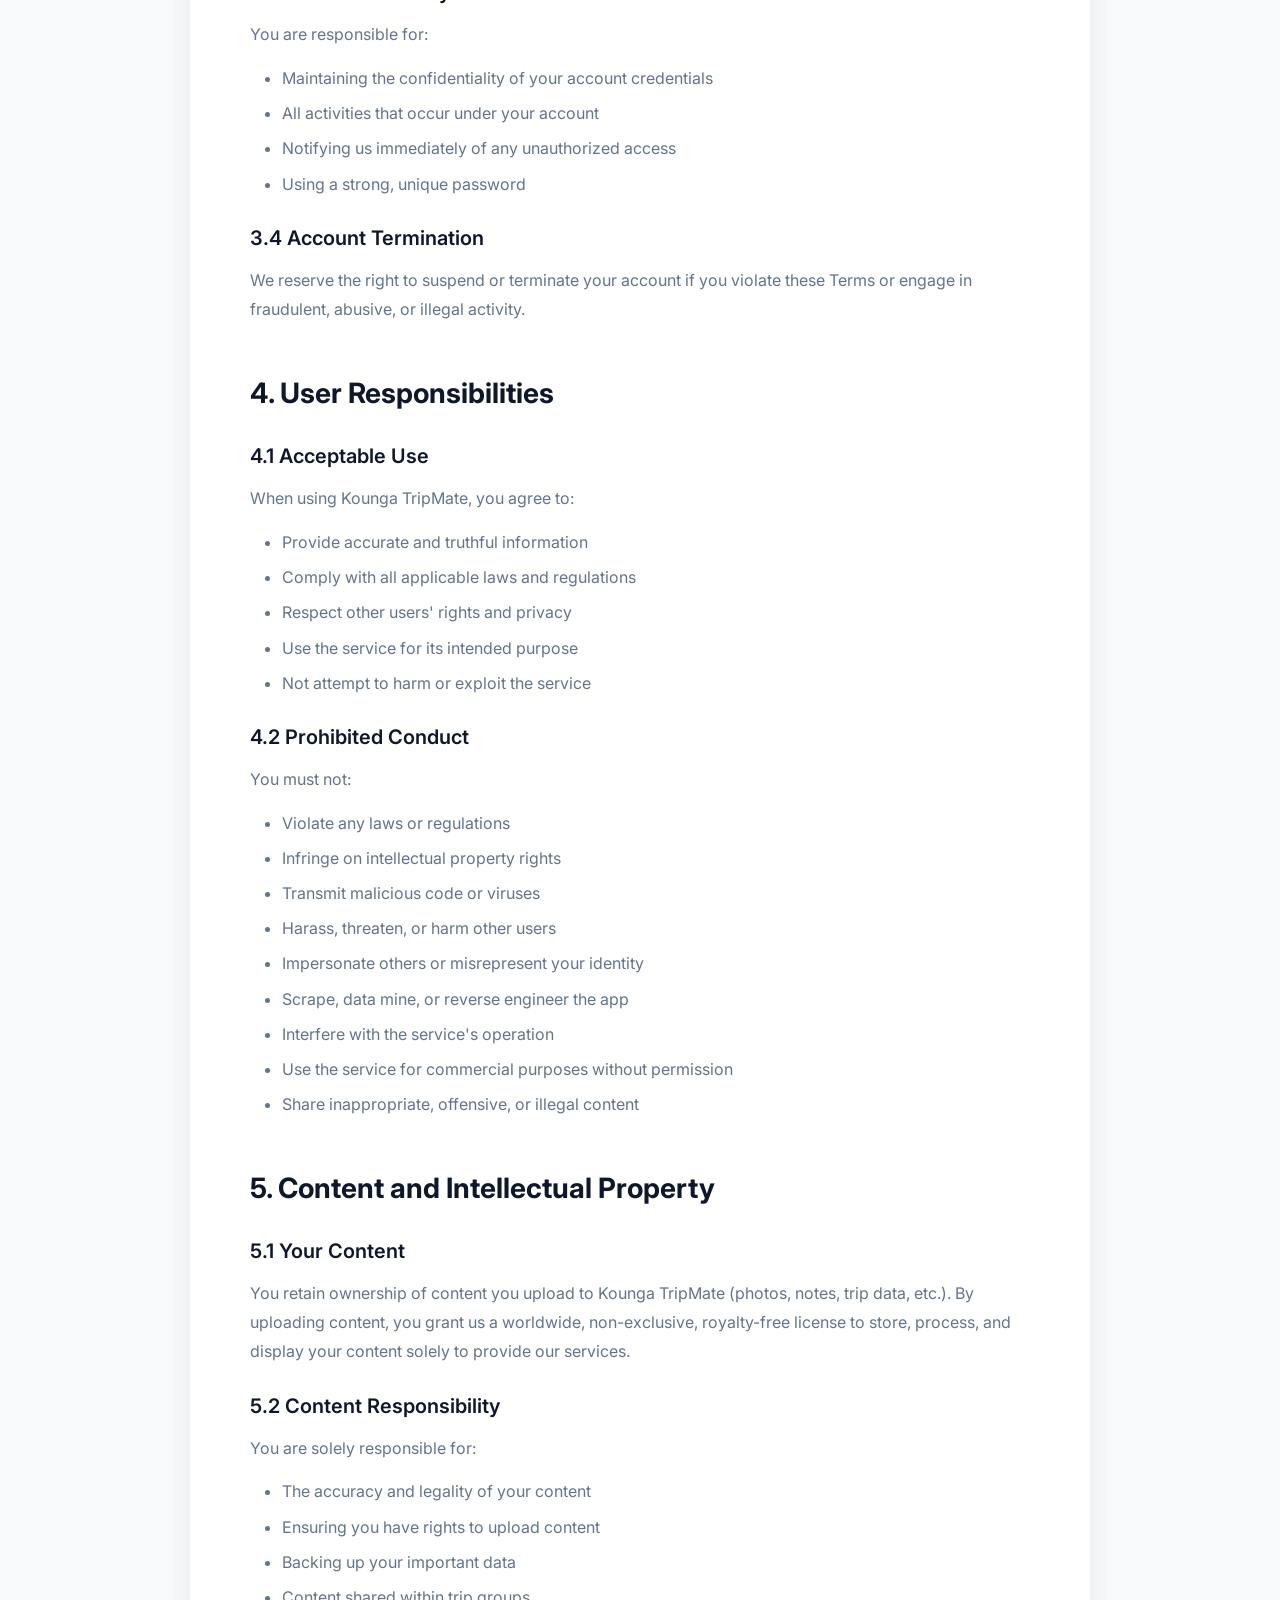
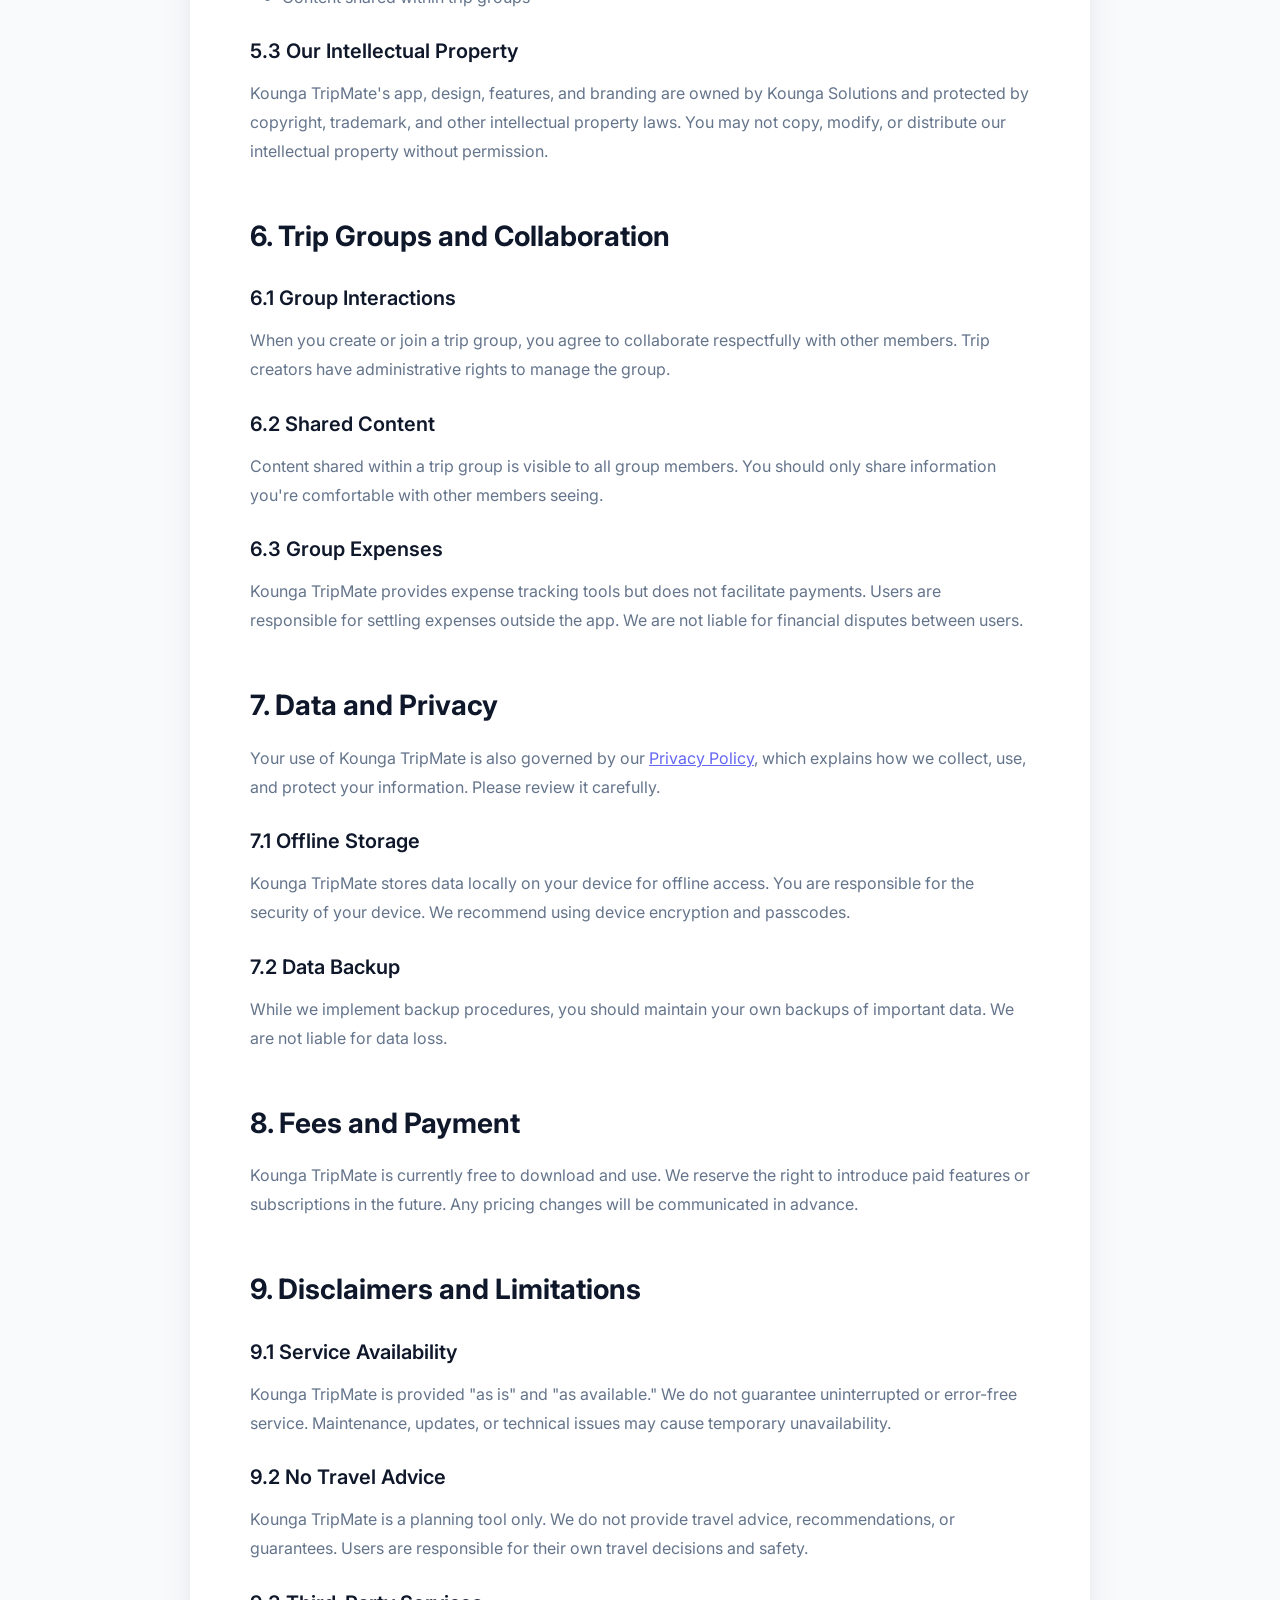
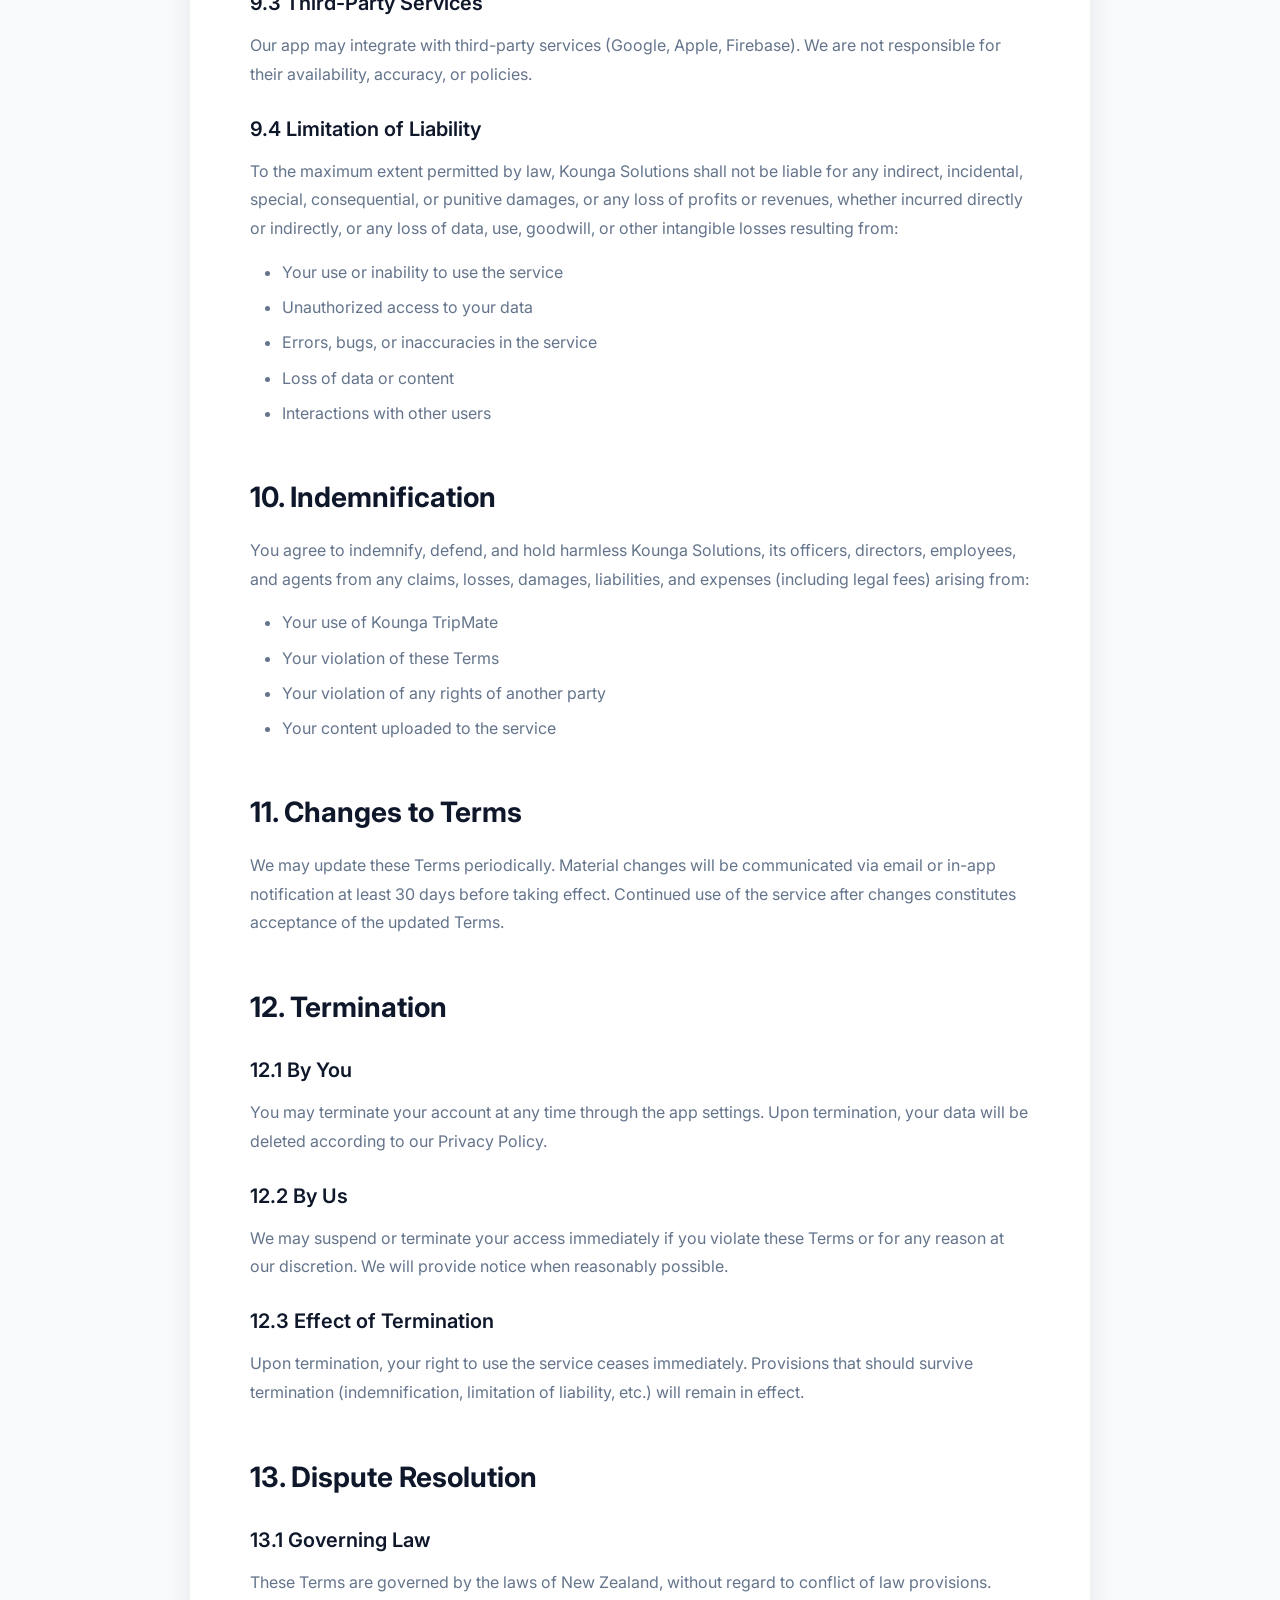
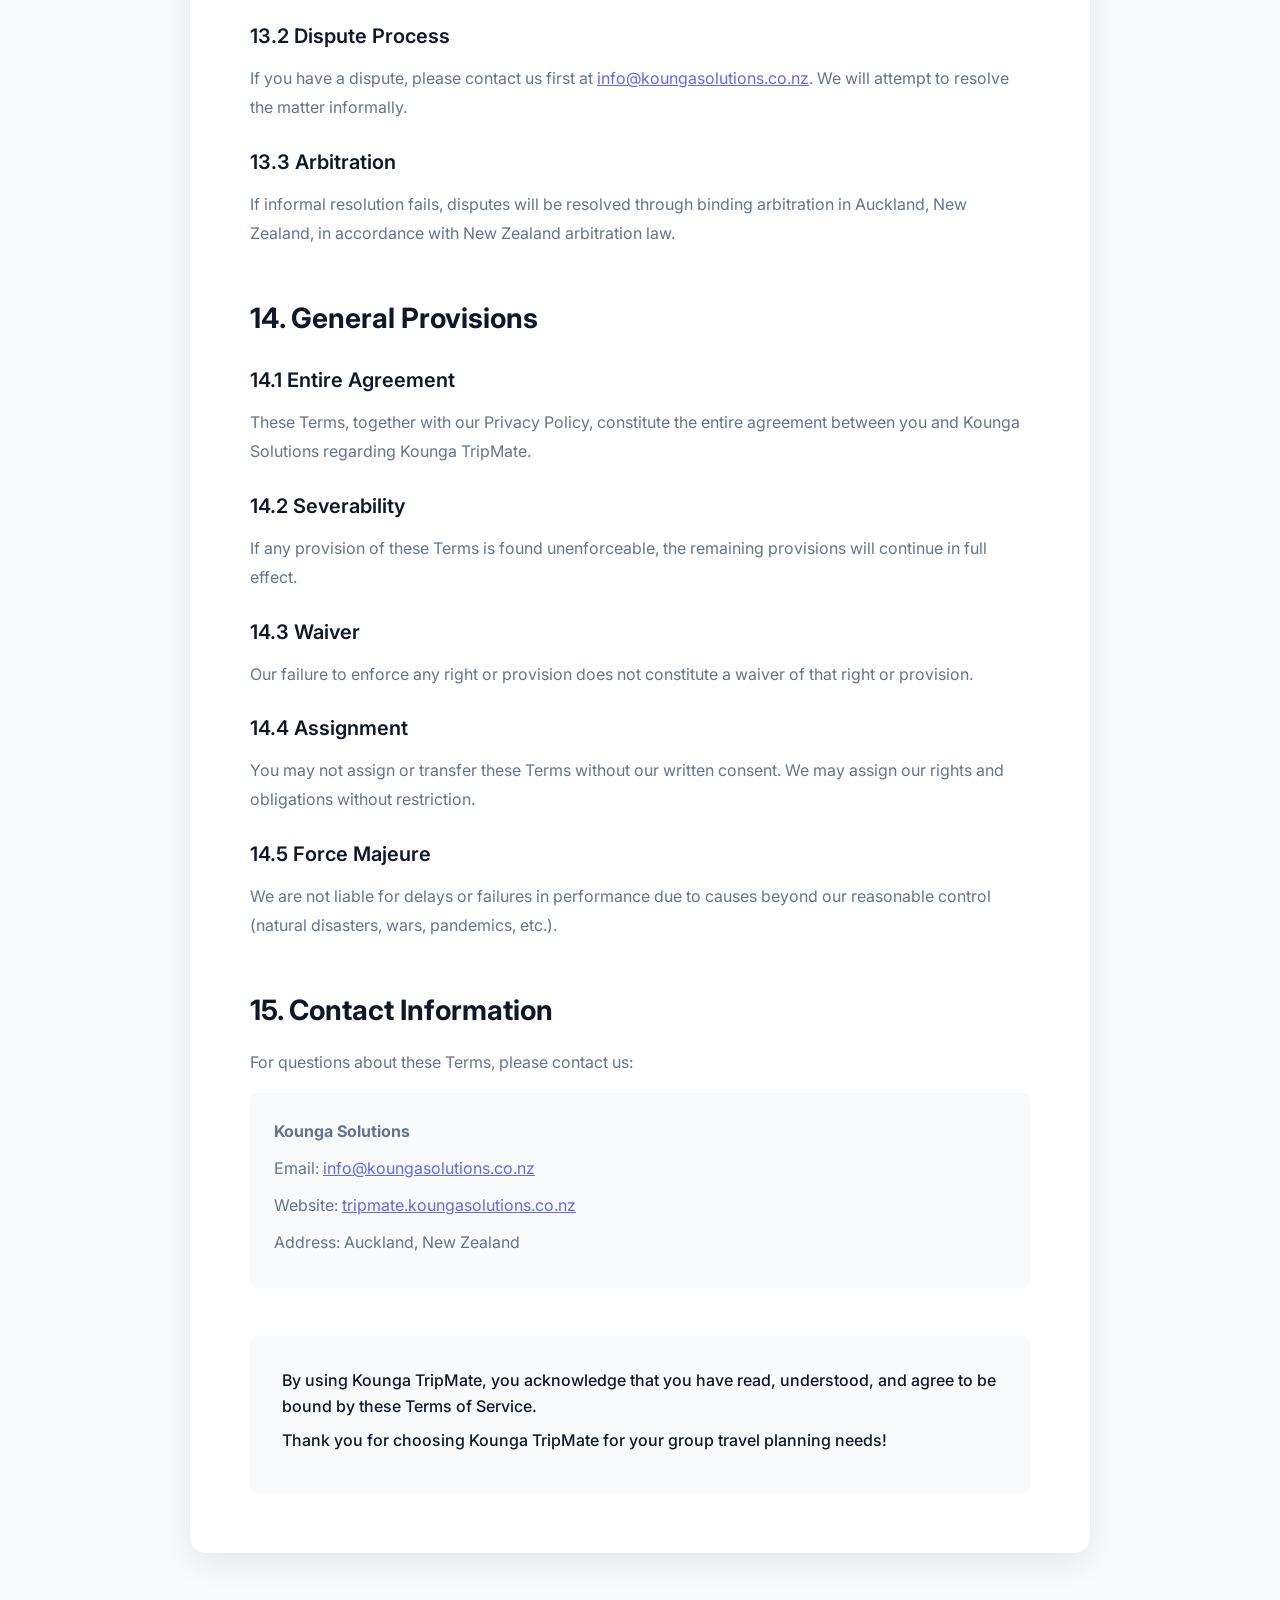
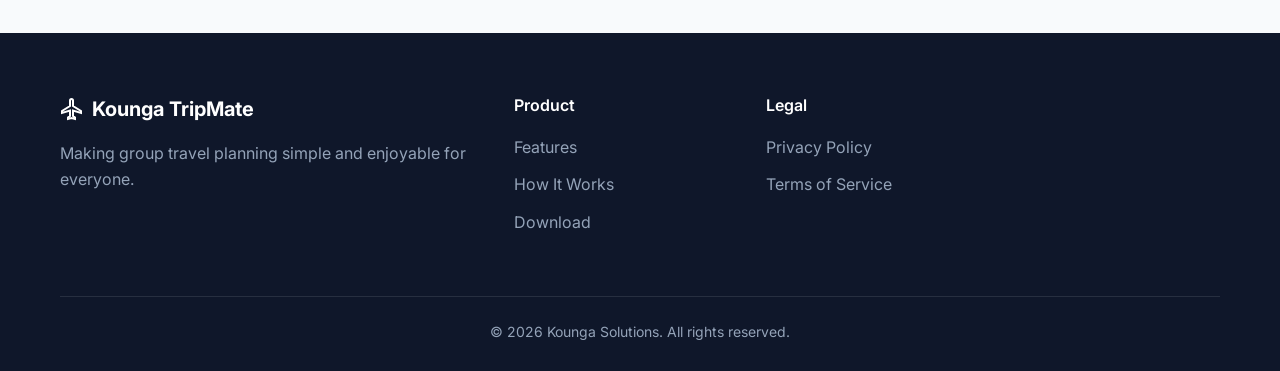
<file: terms.html>
<!DOCTYPE html>
<html lang="en">

<head>
    <meta charset="UTF-8">
    <meta name="viewport" content="width=device-width, initial-scale=1.0">
    <title>Terms of Service - Kounga TripMate</title>
    <meta name="description"
        content="Terms of Service for Kounga TripMate - Read our terms and conditions for using the app.">
    <link rel="stylesheet" href="css/style.css">
    <link rel="preconnect" href="https://fonts.googleapis.com">
    <link rel="preconnect" href="https://fonts.gstatic.com" crossorigin>
    <link href="https://fonts.googleapis.com/css2?family=Inter:wght@300;400;500;600;700;800;900&display=swap"
        rel="stylesheet">
    <link rel="icon" type="image/x-icon" href="images/favicon.png">
</head>

<body>
    <!-- Navigation -->
    <nav class="navbar">
        <div class="container">
            <div class="nav-wrapper">
                <div class="logo">
                    <a href="index.html"
                        style="text-decoration: none; color: inherit; display: flex; align-items: center; gap: 8px;">
                        <span class="logo-icon"><img src="images/icon.png" alt="Kounga TripMate App icon"></span>
                        <span class="logo-text">Kounga TripMate</span>
                    </a>
                </div>
                <div class="nav-links">
                    <a href="index.html#features">Features</a>
                    <a href="index.html#how-it-works">How It Works</a>
                    <a href="index.html#download">Download</a>
                </div>
                <button class="mobile-menu-toggle" aria-label="Toggle menu">
                    <span></span>
                    <span></span>
                    <span></span>
                </button>
            </div>
        </div>
    </nav>

    <!-- Content Section -->
    <section class="legal-page">
        <div class="container">
            <div class="legal-content">
                <h1>Terms of Service</h1>
                <p class="last-updated">Last Updated: May 4, 2026</p>

                <div class="legal-intro">
                    <p>
                        Welcome to Kounga TripMate! These Terms of Service ("Terms") govern your access to and use of
                        our mobile application and services. By using Kounga TripMate, you agree to be bound by these
                        Terms.
                    </p>
                </div>

                <section class="legal-section">
                    <h2>1. Acceptance of Terms</h2>
                    <p>
                        By downloading, installing, or using Kounga TripMate, you acknowledge that you have read,
                        understood, and agree to be bound by these Terms and our Privacy Policy. If you do not agree,
                        please do not use our services.
                    </p>
                </section>

                <section class="legal-section">
                    <h2>2. Description of Service</h2>
                    <p>
                        Kounga TripMate is an offline-first group travel coordination application that enables users to:
                    </p>
                    <ul>
                        <li>Create and manage travel trips</li>
                        <li>Collaborate with group members in real-time</li>
                        <li>Plan itineraries and activities</li>
                        <li>Track and split group expenses</li>
                        <li>Share photos, notes, and documents</li>
                        <li>Access trip information offline</li>
                    </ul>
                    <p>
                        We reserve the right to modify, suspend, or discontinue any part of our services at any time
                        with or without notice.
                    </p>
                </section>

                <section class="legal-section">
                    <h2>3. User Accounts</h2>

                    <h3>3.1 Account Creation</h3>
                    <p>To use Kounga TripMate, you must create an account by providing:</p>
                    <ul>
                        <li>Valid email address</li>
                        <li>Secure password</li>
                        <li>Accurate personal information</li>
                    </ul>
                    <p>You may also sign in using Google or Apple authentication services.</p>

                    <h3>3.2 Account Eligibility</h3>
                    <p>
                        You must be at least 13 years old to use Kounga TripMate. If you are under 18, you must have
                        parental or legal guardian consent.
                    </p>

                    <h3>3.3 Account Security</h3>
                    <p>You are responsible for:</p>
                    <ul>
                        <li>Maintaining the confidentiality of your account credentials</li>
                        <li>All activities that occur under your account</li>
                        <li>Notifying us immediately of any unauthorized access</li>
                        <li>Using a strong, unique password</li>
                    </ul>

                    <h3>3.4 Account Termination</h3>
                    <p>
                        We reserve the right to suspend or terminate your account if you violate these Terms or engage
                        in fraudulent, abusive, or illegal activity.
                    </p>
                </section>

                <section class="legal-section">
                    <h2>4. User Responsibilities</h2>

                    <h3>4.1 Acceptable Use</h3>
                    <p>When using Kounga TripMate, you agree to:</p>
                    <ul>
                        <li>Provide accurate and truthful information</li>
                        <li>Comply with all applicable laws and regulations</li>
                        <li>Respect other users' rights and privacy</li>
                        <li>Use the service for its intended purpose</li>
                        <li>Not attempt to harm or exploit the service</li>
                    </ul>

                    <h3>4.2 Prohibited Conduct</h3>
                    <p>You must not:</p>
                    <ul>
                        <li>Violate any laws or regulations</li>
                        <li>Infringe on intellectual property rights</li>
                        <li>Transmit malicious code or viruses</li>
                        <li>Harass, threaten, or harm other users</li>
                        <li>Impersonate others or misrepresent your identity</li>
                        <li>Scrape, data mine, or reverse engineer the app</li>
                        <li>Interfere with the service's operation</li>
                        <li>Use the service for commercial purposes without permission</li>
                        <li>Share inappropriate, offensive, or illegal content</li>
                    </ul>
                </section>

                <section class="legal-section">
                    <h2>5. Content and Intellectual Property</h2>

                    <h3>5.1 Your Content</h3>
                    <p>
                        You retain ownership of content you upload to Kounga TripMate (photos, notes, trip data, etc.).
                        By uploading content, you grant us a worldwide, non-exclusive, royalty-free license to store,
                        process, and display your content solely to provide our services.
                    </p>

                    <h3>5.2 Content Responsibility</h3>
                    <p>You are solely responsible for:</p>
                    <ul>
                        <li>The accuracy and legality of your content</li>
                        <li>Ensuring you have rights to upload content</li>
                        <li>Backing up your important data</li>
                        <li>Content shared within trip groups</li>
                    </ul>

                    <h3>5.3 Our Intellectual Property</h3>
                    <p>
                        Kounga TripMate's app, design, features, and branding are owned by Kounga Solutions and protected
                        by copyright, trademark, and other intellectual property laws. You may not copy, modify, or
                        distribute our intellectual property without permission.
                    </p>
                </section>

                <section class="legal-section">
                    <h2>6. Trip Groups and Collaboration</h2>

                    <h3>6.1 Group Interactions</h3>
                    <p>
                        When you create or join a trip group, you agree to collaborate respectfully with other members.
                        Trip creators have administrative rights to manage the group.
                    </p>

                    <h3>6.2 Shared Content</h3>
                    <p>
                        Content shared within a trip group is visible to all group members. You should only share
                        information you're comfortable with other members seeing.
                    </p>

                    <h3>6.3 Group Expenses</h3>
                    <p>
                        Kounga TripMate provides expense tracking tools but does not facilitate payments. Users are
                        responsible for settling expenses outside the app. We are not liable for financial disputes
                        between users.
                    </p>
                </section>

                <section class="legal-section">
                    <h2>7. Data and Privacy</h2>
                    <p>
                        Your use of Kounga TripMate is also governed by our <a href="privacy.html">Privacy Policy</a>,
                        which explains how we collect, use, and protect your information. Please review it carefully.
                    </p>

                    <h3>7.1 Offline Storage</h3>
                    <p>
                        Kounga TripMate stores data locally on your device for offline access. You are responsible for
                        the security of your device. We recommend using device encryption and passcodes.
                    </p>

                    <h3>7.2 Data Backup</h3>
                    <p>
                        While we implement backup procedures, you should maintain your own backups of important data.
                        We are not liable for data loss.
                    </p>
                </section>

                <section class="legal-section">
                    <h2>8. Fees and Payment</h2>
                    <p>
                        Kounga TripMate is currently free to download and use. We reserve the right to introduce paid
                        features or subscriptions in the future. Any pricing changes will be communicated in advance.
                    </p>
                </section>

                <section class="legal-section">
                    <h2>9. Disclaimers and Limitations</h2>

                    <h3>9.1 Service Availability</h3>
                    <p>
                        Kounga TripMate is provided "as is" and "as available." We do not guarantee uninterrupted or
                        error-free service. Maintenance, updates, or technical issues may cause temporary
                        unavailability.
                    </p>

                    <h3>9.2 No Travel Advice</h3>
                    <p>
                        Kounga TripMate is a planning tool only. We do not provide travel advice, recommendations, or
                        guarantees. Users are responsible for their own travel decisions and safety.
                    </p>

                    <h3>9.3 Third-Party Services</h3>
                    <p>
                        Our app may integrate with third-party services (Google, Apple, Firebase). We are not
                        responsible for their availability, accuracy, or policies.
                    </p>

                    <h3>9.4 Limitation of Liability</h3>
                    <p>
                        To the maximum extent permitted by law, Kounga Solutions shall not be liable for any indirect,
                        incidental, special, consequential, or punitive damages, or any loss of profits or revenues,
                        whether incurred directly or indirectly, or any loss of data, use, goodwill, or other intangible
                        losses resulting from:
                    </p>
                    <ul>
                        <li>Your use or inability to use the service</li>
                        <li>Unauthorized access to your data</li>
                        <li>Errors, bugs, or inaccuracies in the service</li>
                        <li>Loss of data or content</li>
                        <li>Interactions with other users</li>
                    </ul>
                </section>

                <section class="legal-section">
                    <h2>10. Indemnification</h2>
                    <p>
                        You agree to indemnify, defend, and hold harmless Kounga Solutions, its officers, directors,
                        employees, and agents from any claims, losses, damages, liabilities, and expenses (including
                        legal fees) arising from:
                    </p>
                    <ul>
                        <li>Your use of Kounga TripMate</li>
                        <li>Your violation of these Terms</li>
                        <li>Your violation of any rights of another party</li>
                        <li>Your content uploaded to the service</li>
                    </ul>
                </section>

                <section class="legal-section">
                    <h2>11. Changes to Terms</h2>
                    <p>
                        We may update these Terms periodically. Material changes will be communicated via email or
                        in-app notification at least 30 days before taking effect. Continued use of the service after
                        changes constitutes acceptance of the updated Terms.
                    </p>
                </section>

                <section class="legal-section">
                    <h2>12. Termination</h2>

                    <h3>12.1 By You</h3>
                    <p>
                        You may terminate your account at any time through the app settings. Upon termination, your
                        data will be deleted according to our Privacy Policy.
                    </p>

                    <h3>12.2 By Us</h3>
                    <p>
                        We may suspend or terminate your access immediately if you violate these Terms or for any reason
                        at our discretion. We will provide notice when reasonably possible.
                    </p>

                    <h3>12.3 Effect of Termination</h3>
                    <p>
                        Upon termination, your right to use the service ceases immediately. Provisions that should
                        survive termination (indemnification, limitation of liability, etc.) will remain in effect.
                    </p>
                </section>

                <section class="legal-section">
                    <h2>13. Dispute Resolution</h2>

                    <h3>13.1 Governing Law</h3>
                    <p>
                        These Terms are governed by the laws of New Zealand, without regard to conflict of law
                        provisions.
                    </p>

                    <h3>13.2 Dispute Process</h3>
                    <p>
                        If you have a dispute, please contact us first at
                        <a href="mailto:info@koungasolutions.co.nz">info@koungasolutions.co.nz</a>.
                        We will attempt to resolve the matter informally.
                    </p>

                    <h3>13.3 Arbitration</h3>
                    <p>
                        If informal resolution fails, disputes will be resolved through binding arbitration in Auckland,
                        New Zealand, in accordance with New Zealand arbitration law.
                    </p>
                </section>

                <section class="legal-section">
                    <h2>14. General Provisions</h2>

                    <h3>14.1 Entire Agreement</h3>
                    <p>
                        These Terms, together with our Privacy Policy, constitute the entire agreement between you and
                        Kounga Solutions regarding Kounga TripMate.
                    </p>

                    <h3>14.2 Severability</h3>
                    <p>
                        If any provision of these Terms is found unenforceable, the remaining provisions will continue
                        in full effect.
                    </p>

                    <h3>14.3 Waiver</h3>
                    <p>
                        Our failure to enforce any right or provision does not constitute a waiver of that right or
                        provision.
                    </p>

                    <h3>14.4 Assignment</h3>
                    <p>
                        You may not assign or transfer these Terms without our written consent. We may assign our rights
                        and obligations without restriction.
                    </p>

                    <h3>14.5 Force Majeure</h3>
                    <p>
                        We are not liable for delays or failures in performance due to causes beyond our reasonable
                        control (natural disasters, wars, pandemics, etc.).
                    </p>
                </section>

                <section class="legal-section">
                    <h2>15. Contact Information</h2>
                    <p>For questions about these Terms, please contact us:</p>
                    <div class="contact-info">
                        <p><strong>Kounga Solutions</strong></p>
                        <p>Email: <a href="mailto:info@koungasolutions.co.nz">info@koungasolutions.co.nz</a></p>
                        <p>Website: <a href="https://tripmate.koungasolutions.co.nz">tripmate.koungasolutions.co.nz</a>
                        </p>
                        <p>Address: Auckland, New Zealand</p>
                    </div>
                </section>

                <div class="legal-footer">
                    <p>
                        By using Kounga TripMate, you acknowledge that you have read, understood, and agree to be bound
                        by these Terms of Service.
                    </p>
                    <p>
                        Thank you for choosing Kounga TripMate for your group travel planning needs!
                    </p>
                </div>
            </div>
        </div>
    </section>

    <!-- Footer -->
    <footer class="footer">
        <div class="container">
            <div class="footer-content">
                <div class="footer-section">
                    <div class="footer-logo">
                        <svg class="logo-icon" width="24" height="24" viewBox="0 0 24 24" fill="none"
                            stroke="currentColor" stroke-width="2">
                            <path
                                d="M21 16v-2l-8-5V3.5c0-.83-.67-1.5-1.5-1.5S10 2.67 10 3.5V9l-8 5v2l8-2.5V19l-2 1.5V22l3.5-1 3.5 1v-1.5L13 19v-5.5l8 2.5z" />
                        </svg>
                        <span class="logo-text">Kounga TripMate</span>
                    </div>
                    <p class="footer-description">
                        Making group travel planning simple and enjoyable for everyone.
                    </p>
                </div>
                <div class="footer-section">
                    <h4>Product</h4>
                    <ul>
                        <li><a href="index.html#features">Features</a></li>
                        <li><a href="index.html#how-it-works">How It Works</a></li>
                        <li><a href="index.html#download">Download</a></li>
                    </ul>
                </div>
                <div class="footer-section">
                    <h4>Legal</h4>
                    <ul>
                        <li><a href="privacy.html">Privacy Policy</a></li>
                        <li><a href="terms.html">Terms of Service</a></li>
                    </ul>
                </div>
            </div>
            <div class="footer-bottom">
                <p>&copy; 2026 Kounga Solutions. All rights reserved.</p>
            </div>
        </div>
    </footer>

    <script src="js/script.js"></script>
</body>

</html>
</file>
<file: css/style.css>
/* Reset and Base Styles */
* {
    margin: 0;
    padding: 0;
    box-sizing: border-box;
}

:root {
    --primary: #6366f1;
    --primary-dark: #4f46e5;
    --primary-light: #818cf8;
    --secondary: #ec4899;
    --accent: #14b8a6;
    --text-dark: #0f172a;
    --text-light: #64748b;
    --text-lighter: #94a3b8;
    --bg-white: #ffffff;
    --bg-gray: #f8fafc;
    --bg-dark: #0f172a;
    --border: #e2e8f0;
    --shadow: rgba(15, 23, 42, 0.08);
    --shadow-lg: rgba(15, 23, 42, 0.15);
    --gradient: linear-gradient(135deg, var(--primary) 0%, var(--secondary) 100%);
}

body {
    font-family: 'Inter', -apple-system, BlinkMacSystemFont, 'Segoe UI', Roboto, sans-serif;
    line-height: 1.6;
    color: var(--text-dark);
    background: var(--bg-white);
    overflow-x: hidden;
}

.container {
    max-width: 1200px;
    margin: 0 auto;
    padding: 0 20px;
}

a {
    text-decoration: none;
    color: inherit;
}

/* Navigation */
.navbar {
    position: fixed;
    top: 0;
    left: 0;
    right: 0;
    background: rgba(255, 255, 255, 0.95);
    backdrop-filter: blur(10px);
    border-bottom: 1px solid var(--border);
    z-index: 1000;
    transition: all 0.3s ease;
}

.nav-wrapper {
    display: flex;
    align-items: center;
    justify-content: space-between;
    padding: 1rem 0;
}

.logo {
    display: flex;
    align-items: center;
    gap: 8px;
    font-weight: 700;
    font-size: 1.25rem;
    color: var(--text-dark);
}

.logo-icon {
    font-size: 1.5rem;
    color: var(--primary);
}

.logo-icon svg {
    display: block;
}

.nav-links {
    display: flex;
    gap: 2rem;
    align-items: center;
}

.nav-links a {
    color: var(--text-light);
    font-weight: 500;
    transition: color 0.3s ease;
    position: relative;
}

.nav-links a:hover,
.nav-links a.active {
    color: var(--primary);
}

.nav-links a::after {
    content: '';
    position: absolute;
    bottom: -5px;
    left: 0;
    width: 0;
    height: 2px;
    background: var(--primary);
    transition: width 0.3s ease;
}

.nav-links a:hover::after,
.nav-links a.active::after {
    width: 100%;
}

.mobile-menu-toggle {
    display: none;
    flex-direction: column;
    gap: 5px;
    background: none;
    border: none;
    cursor: pointer;
}

.mobile-menu-toggle span {
    width: 25px;
    height: 2px;
    background: var(--text-dark);
    transition: all 0.3s ease;
}

/* Hero Section */
.hero {
    position: relative;
    padding: 150px 0 100px;
    background: linear-gradient(135deg, #667eea 0%, #764ba2 100%);
    color: white;
    overflow: hidden;
}

.hero-background {
    position: absolute;
    top: 0;
    left: 0;
    right: 0;
    bottom: 0;
    background:
        radial-gradient(circle at 20% 50%, rgba(139, 92, 246, 0.3) 0%, transparent 50%),
        radial-gradient(circle at 80% 80%, rgba(236, 72, 153, 0.3) 0%, transparent 50%);
    animation: float 20s ease-in-out infinite;
}

@keyframes float {

    0%,
    100% {
        transform: translate(0, 0);
    }

    50% {
        transform: translate(20px, -20px);
    }
}

.hero-content {
    position: relative;
    z-index: 1;
    display: grid;
    grid-template-columns: 1fr 1fr;
    gap: 60px;
    align-items: center;
}

.hero-title {
    font-size: 3.5rem;
    font-weight: 900;
    line-height: 1.1;
    margin-bottom: 1.5rem;
}

.gradient-text {
    background: linear-gradient(135deg, #fff 0%, rgba(255, 255, 255, 0.7) 100%);
    -webkit-background-clip: text;
    -webkit-text-fill-color: transparent;
    background-clip: text;
}

.hero-description {
    font-size: 1.25rem;
    line-height: 1.8;
    margin-bottom: 2rem;
    color: rgba(255, 255, 255, 0.9);
}

.cta-buttons {
    display: flex;
    gap: 1rem;
    margin-bottom: 3rem;
}

.btn {
    display: inline-flex;
    align-items: center;
    gap: 8px;
    padding: 14px 32px;
    border-radius: 12px;
    font-weight: 600;
    font-size: 1rem;
    cursor: pointer;
    transition: all 0.3s ease;
    border: none;
}

.btn-primary {
    background: white;
    color: var(--primary);
    box-shadow: 0 10px 30px rgba(0, 0, 0, 0.2);
}

.btn-primary:hover {
    transform: translateY(-2px);
    box-shadow: 0 15px 40px rgba(0, 0, 0, 0.3);
}

.btn-secondary {
    background: rgba(255, 255, 255, 0.2);
    color: white;
    backdrop-filter: blur(10px);
    border: 1px solid rgba(255, 255, 255, 0.3);
}

.btn-secondary:hover {
    background: rgba(255, 255, 255, 0.3);
    transform: translateY(-2px);
}

.hero-stats {
    display: flex;
    gap: 3rem;
}

.stat {
    text-align: center;
}

.stat-number {
    font-size: 1.75rem;
    font-weight: 800;
    margin-bottom: 0.5rem;
}

.stat-label {
    font-size: 0.875rem;
    color: rgba(255, 255, 255, 0.8);
}

.hero-image {
    display: flex;
    justify-content: center;
    align-items: center;
}

.phone-mockup {
    position: relative;
    animation: floatPhone 6s ease-in-out infinite;
}

@keyframes floatPhone {

    0%,
    100% {
        transform: translateY(0);
    }

    50% {
        transform: translateY(-20px);
    }
}

.phone-frame {
    width: 300px;
    height: 600px;
    background: #1e293b;
    border-radius: 40px;
    padding: 12px;
    box-shadow: 0 30px 60px rgba(0, 0, 0, 0.4);
}

.phone-screen {
    width: 100%;
    height: 100%;
    background: #1a1a2e;
    border-radius: 32px;
    overflow: hidden;
}

.app-preview {
    width: 100%;
    height: 100%;
    position: relative;
    overflow: hidden;
}

.preview-slide {
    position: absolute;
    top: 0;
    left: 0;
    width: 100%;
    height: 100%;
    opacity: 0;
    transition: opacity 1s ease-in-out;
    display: flex;
    align-items: center;
    justify-content: center;
}

.preview-slide.active {
    opacity: 1;
    z-index: 1;
}

.preview-slide img {
    width: 100%;
    height: 100%;
    object-fit: cover;
    object-position: center;
}

.hero-wave {
    position: absolute;
    bottom: 0;
    left: 0;
    right: 0;
    color: var(--bg-white);
}

.hero-wave svg {
    display: block;
    width: 100%;
    height: 80px;
}

/* Features Section */
.features {
    padding: 100px 0;
    background: var(--bg-white);
}

.section-header {
    text-align: center;
    margin-bottom: 60px;
}

.section-title {
    font-size: 2.5rem;
    font-weight: 800;
    margin-bottom: 1rem;
    color: var(--text-dark);
}

.section-description {
    font-size: 1.125rem;
    color: var(--text-light);
    max-width: 600px;
    margin: 0 auto;
}

.features-grid {
    display: grid;
    grid-template-columns: repeat(auto-fit, minmax(300px, 1fr));
    gap: 2rem;
}

.feature-card {
    padding: 2rem;
    background: var(--bg-gray);
    border-radius: 16px;
    transition: all 0.3s ease;
    border: 1px solid var(--border);
}

.feature-card:hover {
    transform: translateY(-5px);
    box-shadow: 0 20px 40px var(--shadow-lg);
    border-color: var(--primary-light);
}

.feature-icon {
    font-size: 3rem;
    margin-bottom: 1rem;
    color: var(--primary);
}

.feature-icon svg {
    display: block;
    margin: 0 auto;
}

.feature-card h3 {
    font-size: 1.25rem;
    font-weight: 700;
    margin-bottom: 0.75rem;
    color: var(--text-dark);
}

.feature-card p {
    color: var(--text-light);
    line-height: 1.7;
}

/* How It Works Section */
.how-it-works {
    padding: 100px 0;
    background: var(--bg-gray);
}

.steps {
    max-width: 800px;
    margin: 0 auto;
    display: flex;
    flex-direction: column;
    gap: 3rem;
}

.step {
    display: flex;
    gap: 2rem;
    align-items: flex-start;
}

.step-number {
    flex-shrink: 0;
    width: 60px;
    height: 60px;
    background: var(--gradient);
    color: white;
    border-radius: 50%;
    display: flex;
    align-items: center;
    justify-content: center;
    font-size: 1.5rem;
    font-weight: 800;
    box-shadow: 0 10px 30px rgba(99, 102, 241, 0.3);
}

.step-content h3 {
    font-size: 1.5rem;
    font-weight: 700;
    margin-bottom: 0.5rem;
    color: var(--text-dark);
}

.step-content p {
    color: var(--text-light);
    font-size: 1.125rem;
    line-height: 1.7;
}

/* Testimonials Section */
.testimonials {
    padding: 100px 0;
    background: var(--bg-white);
}

.testimonials-grid {
    display: grid;
    grid-template-columns: repeat(auto-fit, minmax(300px, 1fr));
    gap: 2rem;
}

.testimonial-card {
    padding: 2rem;
    background: var(--bg-gray);
    border-radius: 16px;
    color: #fbbf24;
    display: flex;
    gap: 4px;
}

.stars {
    font-size: 1.25rem;
    margin-bottom: 1rem;
    color: #fbbf24;
}

.testimonial-text {
    font-size: 1.125rem;
    line-height: 1.7;
    color: var(--text-dark);
    margin-bottom: 1.5rem;
    font-style: italic;
}

.testimonial-author {
    display: flex;
    align-items: center;
    gap: 1rem;
}

.author-avatar {
    width: 50px;
    height: 50px;
    background: var(--gradient);
    border-radius: 50%;
    display: flex;
    align-items: center;
    justify-content: center;
    font-size: 1.5rem;
    flex-shrink: 0;
}

.author-avatar svg {
    display: block;
}

.author-info {
    display: flex;
    flex-direction: column;
}

.author-name {
    font-weight: 600;
    color: var(--text-dark);
}

.author-role {
    font-size: 0.875rem;
    color: var(--text-light);
}

/* App Screenshots Section */
.app-screenshots {
    padding: 100px 0;
    background: linear-gradient(to bottom, #ffffff 0%, #f8f9ff 100%);
    overflow: hidden;
}

.screenshots-carousel {
    position: relative;
    max-width: 1000px;
    margin: 3rem auto 2rem;
    display: flex;
    align-items: center;
    gap: 2rem;
}

.screenshots-container {
    flex: 1;
    overflow: hidden;
    border-radius: 20px;
    box-shadow: 0 20px 60px rgba(99, 102, 241, 0.2);
}

.screenshots-track {
    display: flex;
    transition: transform 0.5s cubic-bezier(0.4, 0, 0.2, 1);
}

.screenshot-item {
    min-width: 100%;
    display: flex;
    justify-content: center;
    align-items: center;
    background: #1a1a2e;
    padding: 20px;
}

.screenshot-item img {
    width: 100%;
    max-width: 350px;
    height: auto;
    border-radius: 12px;
    box-shadow: 0 10px 40px rgba(0, 0, 0, 0.3);
}

.carousel-btn {
    background: white;
    border: none;
    width: 50px;
    height: 50px;
    border-radius: 50%;
    display: flex;
    align-items: center;
    justify-content: center;
    cursor: pointer;
    box-shadow: 0 4px 12px rgba(0, 0, 0, 0.1);
    transition: all 0.3s ease;
    flex-shrink: 0;
}

.carousel-btn:hover {
    background: var(--primary);
    color: white;
    transform: scale(1.1);
    box-shadow: 0 6px 20px rgba(99, 102, 241, 0.3);
}

.carousel-btn:active {
    transform: scale(0.95);
}

.carousel-btn svg {
    display: block;
}

.carousel-indicators {
    display: flex;
    justify-content: center;
    gap: 12px;
    margin-top: 2rem;
}

.indicator {
    width: 12px;
    height: 12px;
    border-radius: 50%;
    border: 2px solid var(--primary);
    background: transparent;
    cursor: pointer;
    transition: all 0.3s ease;
    padding: 0;
}

.indicator:hover {
    background: rgba(99, 102, 241, 0.3);
    transform: scale(1.2);
}

.indicator.active {
    background: var(--primary);
    width: 32px;
    border-radius: 6px;
}

/* Download Section */
.download {
    padding: 100px 0;
    background: var(--gradient);
    color: white;
    text-align: center;
}

.download-title {
    font-size: 2.5rem;
    font-weight: 800;
    margin-bottom: 1rem;
}

.download-description {
    font-size: 1.25rem;
    margin-bottom: 2.5rem;
    color: rgba(255, 255, 255, 0.9);
}

.download-buttons {
    display: flex;
    justify-content: center;
    gap: 1.5rem;
    margin-bottom: 2rem;
}

.store-button {
    display: flex;
    align-items: center;
    gap: 1rem;
    padding: 12px 24px;
    background: rgba(255, 255, 255, 0.15);
    backdrop-filter: blur(10px);
    border: 1px solid rgba(255, 255, 255, 0.3);
    border-radius: 12px;
    transition: all 0.3s ease;
    color: white;
}

.store-button:hover {
    background: rgba(255, 255, 255, 0.25);
    transform: translateY(-2px);
}

.store-icon {
    font-size: 2rem;
}

.store-text {
    text-align: left;
}

.store-label {
    font-size: 0.75rem;
    opacity: 0.9;
}

.store-name {
    font-size: 1.25rem;
    font-weight: 600;
}

.download-note {
    font-size: 0.875rem;
    color: rgba(255, 255, 255, 0.8);
}

/* Footer */
.footer {
    background: var(--bg-dark);
    color: white;
    padding: 60px 0 20px;
}

.footer-content {
    display: grid;
    grid-template-columns: 2fr 1fr 1fr 1fr;
    gap: 3rem;
    margin-bottom: 3rem;
}

.footer-logo {
    display: flex;
    align-items: center;
    gap: 8px;
    font-weight: 700;
    font-size: 1.25rem;
    margin-bottom: 1rem;
    color: white;
}

.footer-logo .logo-icon {
    color: white;
}

.footer-description {
    color: var(--text-lighter);
    margin-bottom: 1.5rem;
    line-height: 1.6;
}

.social-links {
    display: flex;
    gap: 1rem;
}

.social-links a {
    width: 40px;
    height: 40px;
    background: rgba(255, 255, 255, 0.1);
    border-radius: 50%;
    display: flex;
    align-items: center;
    justify-content: center;
    transition: all 0.3s ease;
    color: white;
}

.social-links a svg {
    display: block;
}

.social-links a:hover {
    background: var(--primary);
    transform: translateY(-2px);
}

.footer-section h4 {
    font-weight: 600;
    margin-bottom: 1rem;
}

.footer-section ul {
    list-style: none;
}

.footer-section ul li {
    margin-bottom: 0.75rem;
}

.footer-section ul li a {
    color: var(--text-lighter);
    transition: color 0.3s ease;
}

.footer-section ul li a:hover {
    color: white;
}

.footer-bottom {
    border-top: 1px solid rgba(255, 255, 255, 0.1);
    padding-top: 1.5rem;
    text-align: center;
    color: var(--text-lighter);
    font-size: 0.875rem;
}

.footer-bottom p {
    margin-bottom: 0.5rem;
}

/* Legal Pages */
.legal-page {
    padding: 150px 0 80px;
    background: var(--bg-gray);
}

.legal-content {
    max-width: 900px;
    margin: 0 auto;
    background: white;
    padding: 60px;
    border-radius: 16px;
    box-shadow: 0 10px 30px var(--shadow);
}

.legal-content h1 {
    font-size: 2.5rem;
    font-weight: 800;
    margin-bottom: 1rem;
    color: var(--text-dark);
}

.last-updated {
    color: var(--text-light);
    font-size: 0.875rem;
    margin-bottom: 2rem;
}

.legal-intro {
    padding: 1.5rem;
    background: var(--bg-gray);
    border-left: 4px solid var(--primary);
    border-radius: 8px;
    margin-bottom: 2rem;
}

.legal-section {
    margin-bottom: 3rem;
}

.legal-section h2 {
    font-size: 1.75rem;
    font-weight: 700;
    margin-bottom: 1rem;
    color: var(--text-dark);
}

.legal-section h3 {
    font-size: 1.25rem;
    font-weight: 600;
    margin: 1.5rem 0 0.75rem;
    color: var(--text-dark);
}

.legal-section p {
    margin-bottom: 1rem;
    line-height: 1.8;
    color: var(--text-light);
}

.legal-section ul,
.legal-section ol {
    margin: 1rem 0 1rem 2rem;
    color: var(--text-light);
}

.legal-section li {
    margin-bottom: 0.5rem;
    line-height: 1.7;
}

.legal-section a {
    color: var(--primary);
    text-decoration: underline;
}

.legal-section a:hover {
    color: var(--primary-dark);
}

.contact-info {
    padding: 1.5rem;
    background: var(--bg-gray);
    border-radius: 8px;
    margin-top: 1rem;
}

.contact-info p {
    margin-bottom: 0.5rem;
}

.legal-footer {
    padding: 2rem;
    background: var(--bg-gray);
    border-radius: 8px;
    margin-top: 3rem;
}

.legal-footer p {
    color: var(--text-dark);
    font-weight: 500;
    margin-bottom: 0.5rem;
}

/* Responsive Design */
@media (max-width: 768px) {
    .nav-links {
        position: fixed;
        top: 70px;
        left: 0;
        right: 0;
        background: white;
        flex-direction: column;
        padding: 2rem;
        box-shadow: 0 10px 30px var(--shadow);
        transform: translateX(-100%);
        transition: transform 0.3s ease;
    }

    .nav-links.active {
        transform: translateX(0);
    }

    .mobile-menu-toggle {
        display: flex;
    }

    .hero-content {
        grid-template-columns: 1fr;
        text-align: center;
    }

    .hero-title {
        font-size: 2.5rem;
    }

    .cta-buttons {
        justify-content: center;
        flex-wrap: wrap;
    }

    .hero-stats {
        justify-content: center;
    }

    .hero-image {
        order: -1;
    }

    .phone-frame {
        width: 250px;
        height: 500px;
    }

    .features-grid,
    .testimonials-grid {
        grid-template-columns: 1fr;
    }

    .download-buttons {
        flex-direction: column;
        align-items: center;
    }

    .screenshots-carousel {
        gap: 1rem;
    }

    .carousel-btn {
        width: 40px;
        height: 40px;
    }

    .carousel-btn svg {
        width: 20px;
        height: 20px;
    }

    .screenshot-item {
        padding: 15px;
    }

    .screenshot-item img {
        max-width: 280px;
    }

    .footer-content {
        grid-template-columns: 1fr;
        gap: 2rem;
    }

    .legal-content {
        padding: 30px 20px;
    }

    .legal-content h1 {
        font-size: 2rem;
    }

    .section-title {
        font-size: 2rem;
    }

    .hero-image {
        display: none !important;
    }
}

@media (max-width: 480px) {
    .hero-title {
        font-size: 2rem;
    }

    .hero-description {
        font-size: 1rem;
    }

    .btn {
        padding: 12px 24px;
        font-size: 0.875rem;
    }

    .section-title {
        font-size: 1.75rem;
    }

    .download-title {
        font-size: 2rem;
    }
}
</file>
